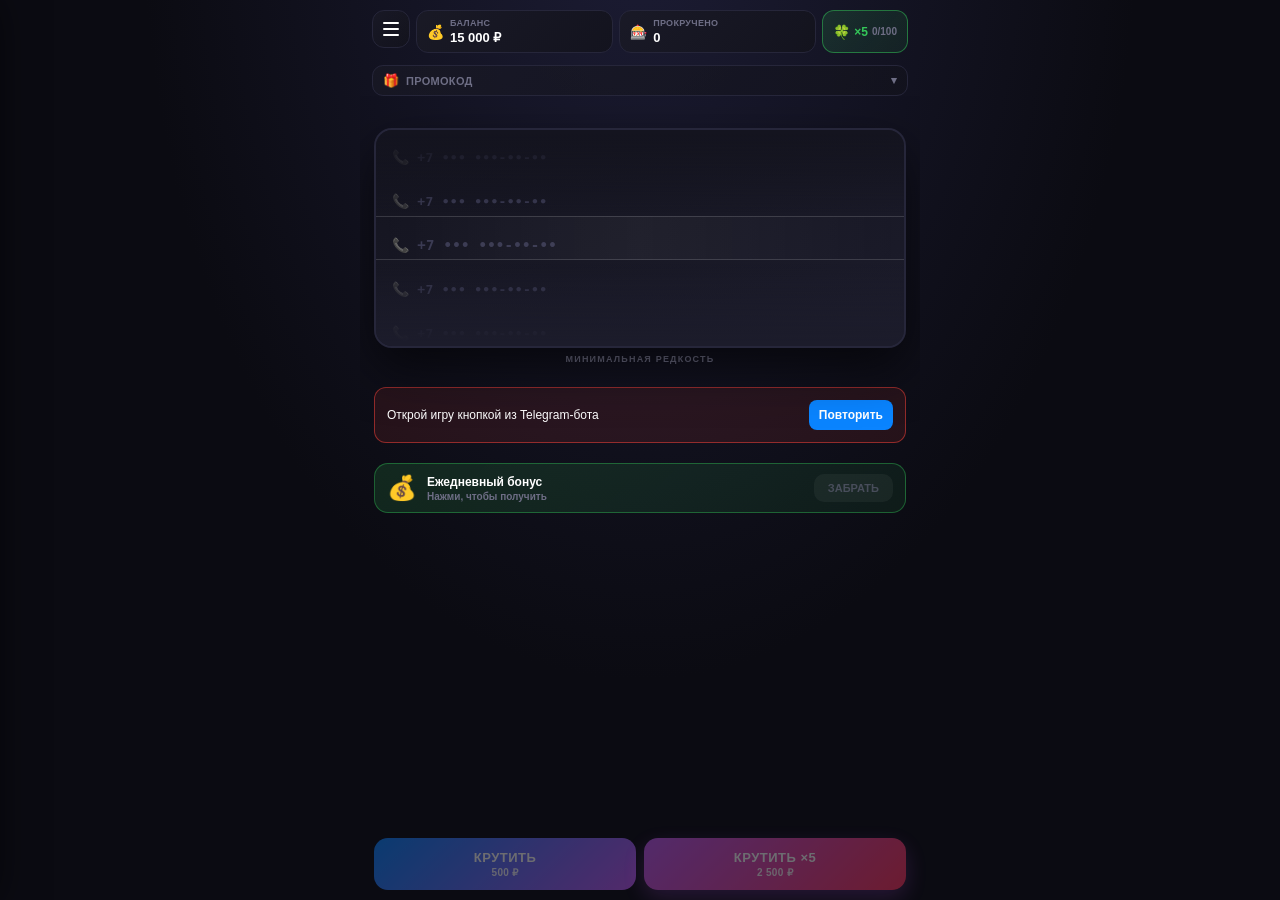
<file: docs/index.html>
<!DOCTYPE html>
<html lang="ru">
<head>
<meta charset="UTF-8">
<meta name="viewport" content="width=device-width, initial-scale=1.0, maximum-scale=1.0, user-scalable=no">
<title>Phone Numbers</title>
<script src="https://telegram.org/js/telegram-web-app.js"></script>
<script src="config.js?v=2026v4"></script>
<link rel="stylesheet" href="styles.css?v=2026v6">
</head>
<body>

<div class="app">
  <div class="header">
    <div class="header-top">
      <button class="burger-btn" id="burgerBtn" type="button">
        <span></span>
        <span></span>
        <span></span>
      </button>
      <div class="stat-pill">
        <span class="icon">💰</span>
        <div class="stat-stack">
          <span class="label">Баланс</span>
          <span class="value" id="balance">15 000 ₽</span>
        </div>
      </div>
      <div class="stat-pill">
        <span class="icon">🎰</span>
        <div class="stat-stack">
          <span class="label">Прокручено</span>
          <span class="value" id="spinCount">0</span>
        </div>
      </div>
      <div class="luck-pill" id="luckPill" title="Шкала удачи">
        <span class="luck-icon">🍀</span>
        <span class="luck-mult" id="luckMult">×5</span>
        <span class="luck-progress" id="luckProgress">0/100</span>
      </div>
    </div>

    <div class="boosts-row" id="boostsRow" style="display:none;">
      <div class="boost-badge boost-golden" id="boostGolden" style="display:none;">
        🎰 Золотая лихорадка · <span id="boostGoldenTimer">--:--</span>
      </div>
      <div class="boost-badge boost-double" id="boostDouble" style="display:none;">
        💎 Двойной шанс · <span id="boostDoubleTimer">--:--</span>
      </div>
      <div class="boost-badge boost-discount" id="boostDiscount" style="display:none;">
        💰 Скидка 50% · <span id="boostDiscountTimer">--:--</span>
      </div>
    </div>
  </div>

  <!-- БОКОВОЕ МЕНЮ -->
  <div class="side-menu-backdrop" id="sideMenuBackdrop"></div>
  <aside class="side-menu" id="sideMenu">
    <div class="side-menu-header">
      <div class="side-menu-logo">🎰 Phone Numbers</div>
      <button class="side-menu-close" id="sideMenuClose" type="button">✕</button>
    </div>

    <div class="side-menu-list">
      <div class="side-menu-item" data-page="roulette">
        <span class="smi-icon">🎰</span>
        <span class="smi-text">Крутка</span>
      </div>
      <div class="side-menu-item" data-page="inventory">
        <span class="smi-icon">📦</span>
        <span class="smi-text">Инвентарь</span>
        <span class="smi-badge" id="smiInvCount">0</span>
      </div>
      <div class="side-menu-item" data-page="countries">
        <span class="smi-icon">🌍</span>
        <span class="smi-text">Страны</span>
      </div>
      <div class="side-menu-item" data-page="quests">
        <span class="smi-icon">🏆</span>
        <span class="smi-text">Квесты</span>
        <span class="smi-badge smi-badge-new" id="smiQuestCount">0</span>
      </div>
      <div class="side-menu-item" data-page="market">
        <span class="smi-icon">💱</span>
        <span class="smi-text">Рынок</span>
      </div>
      <div class="side-menu-item" data-page="dice">
        <span class="smi-icon">🎲</span>
        <span class="smi-text">Кости</span>
      </div>
      <div class="side-menu-item" data-page="craft">
        <span class="smi-icon">⚗️</span>
        <span class="smi-text">Крафт</span>
      </div>
      <div class="side-menu-item" data-page="top">
        <span class="smi-icon">🏆</span>
        <span class="smi-text">Топ игроков</span>
      </div>
      <div class="side-menu-item" data-page="profile">
        <span class="smi-icon">👤</span>
        <span class="smi-text">Профиль</span>
      </div>
      <div class="side-menu-item" data-page="referral">
        <span class="smi-icon">🎁</span>
        <span class="smi-text">Пригласить друга</span>
      </div>
    </div>

    <div class="side-menu-footer">
      <button class="side-menu-sound" id="soundToggle" type="button">
        <span id="soundIcon">🔊</span>
        <span id="soundText">Звук вкл</span>
      </button>
    </div>
  </aside>

  <div class="promo-bar" id="promoBar">
    <div class="promo-bar-head" id="promoBarHead">
      <span class="promo-bar-icon">🎁</span>
      <span class="promo-bar-text">Промокод</span>
      <span class="promo-bar-arrow" id="promoBarArrow">▾</span>
    </div>
    <div class="promo-bar-body" id="promoBarBody">
      <input type="text" class="promo-input" id="promoInput" placeholder="Введите код" maxlength="20" autocomplete="off" spellcheck="false">
      <button class="promo-btn" id="promoBtn" type="button">OK</button>
    </div>
  </div>

  <div class="pages">
    <!-- ROULETTE -->
    <div class="page page-roulette active" id="page-roulette">
      <div class="country-selector" id="countrySelector"></div>
      <div class="operator-selector" id="operatorSelector"></div>

      <div class="roulette-window" id="rouletteWindow">
        <div class="reels" id="reels"></div>
        <div class="selector-line"></div>
      </div>

      <div class="result-overlay" id="resultOverlay">
        <div class="result-header">
          <div class="result-rarity" id="resultRarity"></div>
        </div>
        <div class="phone-plate" id="phonePlate">
          <div class="phone-plate-inner">
            <span class="phone-flag" id="phoneFlag">🇷🇺</span>
            <span class="phone-number" id="phoneNumber">+7 (999) 000-00-00</span>
          </div>
        </div>
        <div class="result-operator" id="resultOperator">Россия · МТС</div>
        <div class="beauty-list" id="beautyList"></div>
        <div class="result-total" id="resultTotal"></div>
        <div class="result-price-final" id="resultPriceFinal"></div>
        <div class="result-actions" id="resultActions">
          <button class="result-btn keep" id="btnKeep" type="button">📦 Оставить</button>
          <button class="result-btn sell" id="btnSellNow" type="button">💵 Продать</button>
        </div>
      </div>

      <div class="multi-overlay" id="multiOverlay">
        <div class="multi-header">
          <div class="multi-title">Результат ×5</div>
          <div class="multi-subtitle" id="multiSubtitle">Всего: 0 ₽</div>
        </div>
        <div class="multi-list" id="multiList"></div>
        <div class="multi-actions">
          <button class="multi-btn keep" id="multiKeepBtn" type="button">📦 Оставить</button>
          <button class="multi-btn sell" id="multiSellBtn" type="button">💵 Продать</button>
        </div>
      </div>

      <div class="roulette-options">
        <div class="options-label">Минимальная редкость</div>
        <div class="rarity-options" id="rarityOptions"></div>
      </div>

      <div class="connection-status" id="connectionStatus" role="alert" hidden>
        <span id="connectionMessage"></span>
        <button type="button" id="retryBtn">Повторить</button>
      </div>

      <div class="bonus-card-main" id="bonusCard">
        <div class="bonus-icon">💰</div>
        <div class="bonus-info">
          <div class="bonus-title">Ежедневный бонус</div>
          <div class="bonus-sub" id="bonusSub">Нажми, чтобы получить</div>
        </div>
        <button class="bonus-btn" id="bonusBtn" type="button">Забрать</button>
      </div>
    </div>

    <!-- INVENTORY -->
    <div class="page" id="page-inventory">
      <div class="inv-selection-bar" id="invSelectionBar">
        <div class="inv-selection-info">
          <span class="inv-selection-count" id="invSelCount">Выбрано: 0</span>
          <span class="inv-selection-sum" id="invSelSum">0 ₽</span>
        </div>
        <button class="inv-sel-clear" id="invSelClear" type="button">Снять</button>
      </div>
      <div class="inv-filters" id="invFilters"></div>
      <div class="inv-grid" id="invGrid"></div>
      <div class="inv-actions" id="invActions" style="display:none;">
        <button class="inv-sell-btn" id="invSellBtn" type="button">💵 Продать</button>
      </div>
    </div>

    <!-- COUNTRIES -->
    <div class="page" id="page-countries">
      <div class="country-list" id="countryList"></div>
    </div>

    <!-- CRAFT -->
    <div class="page" id="page-craft">
      <h3 class="page-title">⚗️ Крафт</h3>
      <p class="page-hint">Собери 5 номеров одной редкости и обменяй на 1 номер выше</p>
      <div class="craft-list" id="craftList"></div>
    </div>

    <!-- TOP -->
    <div class="page" id="page-top">
      <h3 class="page-title">🏆 Топ игроков</h3>
      <div class="lb-tabs">
        <button class="lb-tab active" data-lb="balance">По балансу</button>
        <button class="lb-tab" data-lb="spins">По круткам</button>
      </div>
      <div class="lb-list" id="lbList"></div>
    </div>

    <!-- PROFILE -->
    <div class="page" id="page-profile">
      <h3 class="page-title">👤 Профиль</h3>

      <div class="profile-section">
        <div class="section-title">💸 Переводы и обмены</div>
        <div class="transfer-grid">
          <button class="transfer-btn money-btn" id="openMoneyBtn" type="button">
            <div class="tb-icon">💸</div>
            <div class="tb-text">
          <div class="tb-title">Предложить перевод ₽</div>
          <div class="tb-sub">Получатель подтвердит</div>
            </div>
          </button>
          <button class="transfer-btn trade-btn-main" id="openTradeBtn" type="button">
            <div class="tb-icon">🔄</div>
            <div class="tb-text">
              <div class="tb-title">Обмен</div>
              <div class="tb-sub">Номера + ₽</div>
            </div>
          </button>
        </div>

        <div class="trade-tabs">
          <button class="trade-tab active" data-trade="incoming">📥 Входящие <span id="tradeInCount" class="trade-count">0</span></button>
          <button class="trade-tab" data-trade="outgoing">📤 Исходящие</button>
        </div>

        <div id="tradesList"></div>
      </div>

      <div class="profile-section">
        <div class="section-title">🏅 Достижения <span id="achCount" style="color:#6e6e85;font-size:12px;">0/0</span></div>
        <div class="ach-list" id="achList"></div>
      </div>
    </div>

    <!-- QUESTS -->
    <div class="page" id="page-quests">
      <h3 class="page-title">🏆 Ежедневные квесты</h3>
      <p class="page-hint">Обновляются каждый день в 00:00 UTC</p>
      <div class="quests-list" id="questsList"></div>
    </div>

    <!-- MARKET -->
    <div class="page" id="page-market">
      <h3 class="page-title">💱 Рынок номеров</h3>

      <div class="market-tabs">
        <button class="market-tab active" data-market="all">🛒 Все лоты</button>
        <button class="market-tab" data-market="my">📤 Мои лоты</button>
      </div>

      <div id="marketList" class="market-list"></div>
    </div>

    <!-- DICE -->
    <div class="page" id="page-dice">
      <h3 class="page-title">🎲 Кости</h3>
      <p class="page-hint">Создай игру со ставкой — другой игрок зайдёт и вы сыграете</p>

      <button class="dice-create-btn" id="diceCreateBtn" type="button">➕ Создать игру</button>

      <div id="diceList" class="dice-list"></div>
    </div>

    <!-- REFERRAL -->
    <div class="page" id="page-referral">
      <h3 class="page-title">🎁 Пригласить друга</h3>

      <div class="ref-card">
        <div class="ref-icon">🎁</div>
        <div class="ref-title">Приглашай друзей!</div>
        <div class="ref-desc">
          За каждого друга, который зайдёт по твоей ссылке:
        </div>
        <div class="ref-rewards">
          <div class="ref-reward-line">
            <span>👤 Ты получаешь</span>
            <b>+50 000 ₽</b>
          </div>
          <div class="ref-reward-line">
            <span>🎁 Друг получает</span>
            <b>+30 000 ₽</b>
          </div>
        </div>
      </div>

      <div class="ref-link-box">
        <div class="ref-link-label">Твоя ссылка:</div>
        <input type="text" class="ref-link-input" id="refLinkInput" readonly>
        <button class="ref-copy-btn" id="refCopyBtn" type="button">📋 Скопировать</button>
      </div>

      <div class="ref-stats">
        <div class="ref-stat-item">
          <div class="ref-stat-value" id="refCount">0</div>
          <div class="ref-stat-label">Друзей пришло</div>
        </div>
        <div class="ref-stat-item">
          <div class="ref-stat-value" id="refEarned">0 ₽</div>
          <div class="ref-stat-label">Заработано</div>
        </div>
      </div>
    </div>
  </div>

  <div class="controls" id="controls">
    <button class="spin-btn" id="spinBtn" type="button">
      <span id="spinBtnLabel">Крутить</span>
      <span class="price" id="spinBtnPrice">500 ₽</span>
    </button>
    <button class="spin-btn x5" id="spinBtn5" type="button">
      <span>Крутить ×5</span>
      <span class="price" id="spinBtn5Price">2 500 ₽</span>
    </button>
  </div>
</div>

<!-- МОДАЛКИ -->

<div class="modal-backdrop" id="luckModal">
  <div class="modal luck-modal">
    <div class="luck-modal-head">
      <div class="luck-modal-icon">🍀</div>
      <div class="luck-modal-title">Шкала удачи</div>
    </div>
    <div class="luck-modal-desc">
      Каждый 100-й бросок — удача ×5: из усиленных шансов выпадают редкие номера.<br>
      Каждый 1000-й — супер-удача ×25.
    </div>
    <div class="luck-progress-card">
      <div class="luck-progress-title" id="luckModalNext">Следующая удача ×5</div>
      <div class="luck-progress-bar">
        <div class="luck-progress-fill" id="luckModalFill" style="width: 0%"></div>
      </div>
      <div class="luck-progress-line">
        <span id="luckModalLeft">Осталось: 25 круток</span>
        <span id="luckModalProgress">25/100</span>
      </div>
    </div>
    <div class="luck-modal-super" id="luckModalSuper">До супер-удачи ×25: 975 круток</div>
    <div class="modal-actions" style="margin-top:16px;">
      <button class="modal-btn sell" id="luckOkBtn" type="button" style="flex:1;">Понятно</button>
    </div>
  </div>
</div>

<div class="modal-backdrop" id="craftModal">
  <div class="modal">
    <div class="modal-flag" id="craftFlag">⚗️</div>
    <div class="modal-rarity" id="craftRarity"></div>
    <div class="modal-number" id="craftResult" style="font-size:15px;font-family:inherit;"></div>
    <div class="modal-price-box">
      <div class="modal-price-label">Стоимость крафта</div>
      <div class="modal-price-value" id="craftCost"></div>
    </div>
    <div class="modal-actions">
      <button class="modal-btn cancel" id="craftCancel" type="button">Отмена</button>
      <button class="modal-btn sell" id="craftConfirm" type="button">Скрафтить</button>
    </div>
  </div>
</div>

<div class="modal-backdrop" id="achModal">
  <div class="modal">
    <div class="modal-flag" id="achFlag">🏅</div>
    <div class="modal-rarity" style="color:#ffd60a;">Новое достижение!</div>
    <div class="modal-number" id="achName" style="font-size:18px;font-family:inherit;"></div>
    <div class="modal-op" id="achDesc"></div>
    <div class="modal-price-box">
      <div class="modal-price-label">Награда</div>
      <div class="modal-price-value" id="achReward"></div>
    </div>
    <div class="modal-actions">
      <button class="modal-btn sell" id="achOk" type="button" style="flex:1;">Забрать</button>
    </div>
  </div>
</div>

<div class="modal-backdrop" id="moneyModal">
  <div class="modal money-modal">
    <div class="money-modal-head">
      <div class="money-modal-icon">💸</div>
      <div class="money-modal-title">Перевод денег</div>
      <div class="money-modal-sub">Отправь ₽ другому игроку</div>
    </div>
    <div class="money-modal-body">
      <div class="trade-modal-label">Кому (введи @username)</div>
      <input type="text" class="trade-input" id="moneyUsername" placeholder="@username" maxlength="32" autocomplete="off" spellcheck="false">
      <button class="trade-find-btn" id="moneyFindBtn" type="button">🔍 Найти игрока</button>
      <div id="moneyFoundInfo" class="trade-found-info"></div>
      <div id="moneyAmountSection" style="display:none;">
        <div class="trade-modal-label">Сколько перевести</div>
        <input type="number" class="trade-input big" id="moneyAmount" placeholder="0 ₽" min="1" value="">
        <div class="money-quick">
          <button class="money-quick-btn" data-amt="1000" type="button">1 000</button>
          <button class="money-quick-btn" data-amt="5000" type="button">5 000</button>
          <button class="money-quick-btn" data-amt="10000" type="button">10 000</button>
          <button class="money-quick-btn" data-amt="50000" type="button">50 000</button>
        </div>
        <div class="money-balance-info">У тебя: <span id="moneyMyBal">0 ₽</span></div>
        <input type="text" class="trade-input" id="moneyMessage" placeholder="Сообщение (необязательно)" maxlength="120">
      </div>
    </div>
    <div class="modal-actions">
      <button class="modal-btn cancel" id="moneyCancel" type="button">Отмена</button>
      <button class="modal-btn sell" id="moneySend" type="button" style="display:none;">💸 Отправить</button>
    </div>
  </div>
</div>

<div class="modal-backdrop" id="tradeModal">
  <div class="modal trade-modal">
    <div class="trade-modal-title">🔄 Новый обмен</div>
    <div class="trade-modal-section">
      <div class="trade-modal-label">Кому (введи @username)</div>
      <input type="text" class="trade-input" id="tradeUsername" placeholder="@username" maxlength="32" autocomplete="off" spellcheck="false">
      <button class="trade-find-btn" id="tradeFindBtn" type="button">🔍 Найти игрока</button>
      <div id="tradeFoundInfo" class="trade-found-info"></div>
    </div>
    <div class="trade-modal-section" id="tradeMySection" style="display:none;">
      <div class="trade-modal-label">📤 Что я отдаю</div>
      <div class="trade-my-items" id="tradeMyItems"></div>
      <input type="number" class="trade-input" id="tradeMyMoney" placeholder="+ Деньги (необязательно)" min="0" value="">
    </div>
    <div class="trade-modal-section" id="tradeHisSection" style="display:none;">
      <div class="trade-modal-label">📥 Что хочу от него</div>
      <div class="trade-his-items" id="tradeHisItems"></div>
      <input type="number" class="trade-input" id="tradeHisMoney" placeholder="+ Деньги (необязательно)" min="0" value="">
    </div>
    <div class="trade-modal-section" id="tradeMsgSection" style="display:none;">
      <input type="text" class="trade-input" id="tradeMessage" placeholder="Сообщение (необязательно)" maxlength="120">
    </div>
    <div class="modal-actions">
      <button class="modal-btn cancel" id="tradeCancel" type="button">Отмена</button>
      <button class="modal-btn sell" id="tradeSend" type="button" style="display:none;">Отправить</button>
    </div>
  </div>
</div>

<div class="modal-backdrop" id="tradeConfirmModal">
  <div class="modal">
    <div class="modal-flag" id="confirmIcon">⚠️</div>
    <div class="modal-rarity" style="color:#ffd60a;">Подтверждение</div>
    <div class="modal-number" id="tradeConfirmText" style="font-size:14px;font-family:inherit;line-height:1.5;"></div>
    <div class="modal-actions">
      <button class="modal-btn cancel" id="tradeConfirmCancel" type="button">Отмена</button>
      <button class="modal-btn sell" id="tradeConfirmOk" type="button">Отправить</button>
    </div>
  </div>
</div>

<!-- МОДАЛКА: выставление на рынок -->
<div class="modal-backdrop" id="marketListModal">
  <div class="modal">
    <div class="modal-flag">💱</div>
    <div class="modal-rarity" style="color:#ffd60a;">Выставить на рынок</div>
    <div class="modal-number" id="marketListNumber" style="font-family:monospace;font-size:16px;"></div>
    <div class="trade-modal-label" style="margin-top:16px;text-align:left;">Цена продажи</div>
    <input type="number" class="trade-input big" id="marketPriceInput" placeholder="0 ₽" min="10" value="">
    <div class="money-quick" style="margin-top:8px;">
      <button class="money-quick-btn" data-mprice="500" type="button">500</button>
      <button class="money-quick-btn" data-mprice="5000" type="button">5 000</button>
      <button class="money-quick-btn" data-mprice="50000" type="button">50 000</button>
      <button class="money-quick-btn" data-mprice="500000" type="button">500 000</button>
    </div>
    <div class="modal-actions" style="margin-top:16px;">
      <button class="modal-btn cancel" id="marketListCancel" type="button">Отмена</button>
      <button class="modal-btn sell" id="marketListConfirm" type="button">Выставить</button>
    </div>
  </div>
</div>

<!-- МОДАЛКА: создание игры в кости -->
<div class="modal-backdrop" id="diceCreateModal">
  <div class="modal">
    <div class="modal-flag">🎲</div>
    <div class="modal-rarity" style="color:#ffd60a;">Создать игру</div>
    <div class="modal-number" style="font-size:15px;font-family:inherit;">Введи свою ставку</div>
    <input type="number" class="trade-input big" id="diceBetInput" placeholder="0 ₽" min="100" value="">
    <div class="money-quick" style="margin-top:8px;">
      <button class="money-quick-btn" data-dbet="1000" type="button">1 000</button>
      <button class="money-quick-btn" data-dbet="5000" type="button">5 000</button>
      <button class="money-quick-btn" data-dbet="10000" type="button">10 000</button>
      <button class="money-quick-btn" data-dbet="50000" type="button">50 000</button>
    </div>
    <div class="modal-actions" style="margin-top:16px;">
      <button class="modal-btn cancel" id="diceCreateCancel" type="button">Отмена</button>
      <button class="modal-btn sell" id="diceCreateConfirm" type="button">Создать</button>
    </div>
  </div>
</div>

<!-- МОДАЛКА: результат костей -->
<div class="modal-backdrop" id="diceResultModal">
  <div class="modal">
    <div class="modal-flag" id="diceResultIcon">🎲</div>
    <div class="modal-rarity" id="diceResultTitle" style="color:#ffd60a;">Результат</div>
    <div class="dice-visual" id="diceVisual">
      <div class="dice-cube" id="diceCube1">?</div>
      <div class="dice-vs">VS</div>
      <div class="dice-cube" id="diceCube2">?</div>
    </div>
    <div class="modal-number" id="diceResultText" style="font-size:15px;font-family:inherit;margin-top:14px;"></div>
    <div class="modal-actions" style="margin-top:16px;">
      <button class="modal-btn sell" id="diceResultOk" type="button" style="flex:1;">OK</button>
    </div>
  </div>
</div>

<!-- КАРТОЧКА НОМЕРА (для рынка/инвентаря) -->
<div class="modal-backdrop" id="phoneInfoModal">
  <div class="modal">
    <div class="modal-flag" id="pimFlag">📞</div>
    <div class="modal-rarity" id="pimRarity"></div>
    <div class="modal-number" id="pimNumber"></div>
    <div class="modal-op" id="pimOp"></div>
    <div class="modal-price-box">
      <div class="modal-price-label">Цена</div>
      <div class="modal-price-value" id="pimPrice"></div>
    </div>
    <div class="modal-actions" id="pimActions">
      <button class="modal-btn cancel" id="pimCancel" type="button">Закрыть</button>
      <button class="modal-btn sell" id="pimSell" type="button">💵 Продать</button>
      <button class="modal-btn cancel" id="pimListMarket" type="button" style="background:rgba(10,132,255,.15);color:#5e9dff;border-color:rgba(10,132,255,.4);">💱 На рынок</button>
    </div>
  </div>
</div>

<div class="toast" id="toast"></div>
<div class="fireworks" id="fireworks"></div>

<script type="module" src="app.js?v=2026v7"></script>
</body>
</html>
</file>
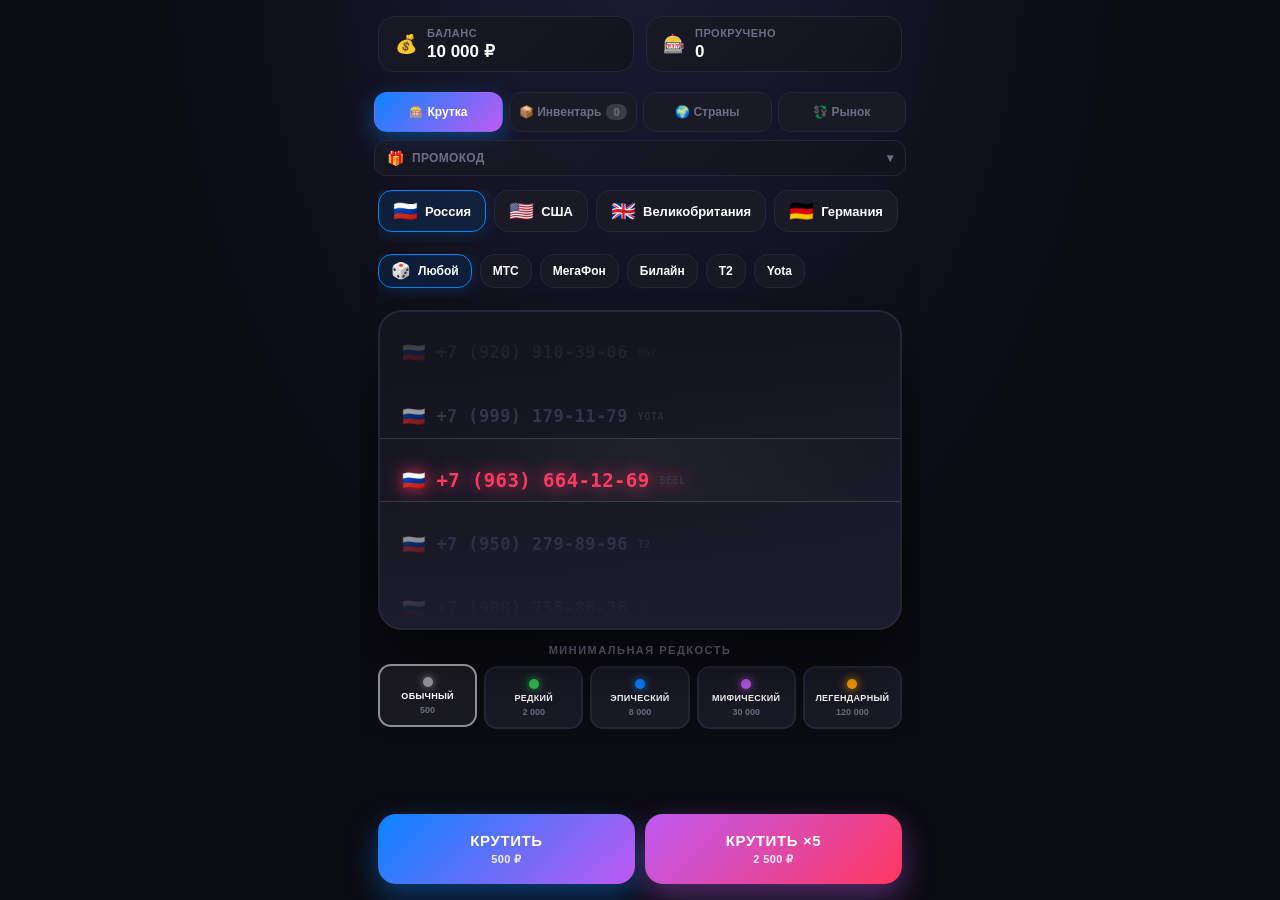
<file: frontend/index.html>
<!DOCTYPE html>
<html lang="ru">
<head>
<meta charset="UTF-8">
<meta name="viewport" content="width=device-width, initial-scale=1.0, maximum-scale=1.0, user-scalable=no">
<title>Phone Numbers</title>
<script src="https://telegram.org/js/telegram-web-app.js"></script>
<link rel="stylesheet" href="styles.css">
</head>
<body>

<div class="app">
  <div class="header">
    <div class="header-top">
      <div class="stat-pill">
        <span class="icon">💰</span>
        <div class="stat-stack">
          <span class="label">Баланс</span>
          <span class="value" id="balance">10 000 ₽</span>
        </div>
      </div>
      <div class="stat-pill">
        <span class="icon">🎰</span>
        <div class="stat-stack">
          <span class="label">Прокручено</span>
          <span class="value" id="spinCount">0</span>
        </div>
      </div>
    </div>
  </div>

  <div class="tabs" id="tabs">
    <div class="tab active" data-page="roulette">🎰 Крутка</div>
    <div class="tab" data-page="inventory">📦 Инвентарь <span class="count" id="tabInvCount">0</span></div>
    <div class="tab" data-page="countries">🌍 Страны</div>
    <div class="tab" data-page="market">💱 Рынок</div>
  </div>

  <div class="promo-bar" id="promoBar">
    <div class="promo-bar-head" id="promoBarHead">
      <span class="promo-bar-icon">🎁</span>
      <span class="promo-bar-text">Промокод</span>
      <span class="promo-bar-arrow" id="promoBarArrow">▾</span>
    </div>
    <div class="promo-bar-body" id="promoBarBody">
      <input type="text" class="promo-input" id="promoInput" placeholder="Введите код" maxlength="20" autocomplete="off" spellcheck="false">
      <button class="promo-btn" id="promoBtn" type="button">OK</button>
    </div>
  </div>

  <div class="pages">
    <div class="page page-roulette active" id="page-roulette">
      <div class="country-selector" id="countrySelector"></div>
      <div class="operator-selector" id="operatorSelector"></div>
      <div class="roulette-window" id="rouletteWindow">
        <div class="reels" id="reels"></div>
        <div class="selector-line"></div>
        <div class="result-card" id="resultCard">
          <div class="result-rarity" id="resultRarity"></div>
          <div class="result-flag" id="resultFlag"></div>
          <div class="result-number" id="resultNumber"></div>
          <div class="result-operator" id="resultOperator"></div>
          <div class="result-price" id="resultPrice"></div>
          <div class="result-desc" id="resultDesc"></div>
          <div class="result-actions" id="resultActions">
            <button class="result-btn keep" id="btnKeep" type="button">📦 В инвентарь</button>
            <button class="result-btn sell" id="btnSellNow" type="button">💵 Продать</button>
          </div>
        </div>
      </div>
      <div class="roulette-options">
        <div class="options-label">Минимальная редкость</div>
        <div class="rarity-options" id="rarityOptions"></div>
      </div>
    </div>

    <div class="page" id="page-inventory">
      <div class="inv-selection-bar" id="invSelectionBar">
        <div class="inv-selection-info">
          <span class="inv-selection-count" id="invSelCount">0 выбрано</span>
          <span class="inv-selection-sum" id="invSelSum">0 ₽</span>
        </div>
        <button class="inv-sel-clear" id="invSelClear" type="button">Снять</button>
      </div>
      <div class="inv-filters" id="invFilters"></div>
      <div class="inv-grid" id="invGrid"></div>
    </div>

    <div class="page" id="page-countries">
      <div class="country-list" id="countryList"></div>
    </div>

    <div class="page" id="page-market">
      <div class="market-placeholder">
        <div class="market-icon">📞💱</div>
        <div class="market-title">Рынок номеров</div>
        <div class="market-text">В разработке...</div>
      </div>
    </div>
  </div>

  <div class="controls" id="controls">
    <button class="spin-btn" id="spinBtn" type="button">
      <span id="spinBtnLabel">Крутить</span>
      <span class="price" id="spinBtnPrice">350 ₽</span>
    </button>
    <button class="spin-btn x5" id="spinBtn5" type="button">
      <span>Крутить ×5</span>
      <span class="price" id="spinBtn5Price">1 750 ₽</span>
    </button>
  </div>

  <div class="controls" id="controlsInv" style="display:none;">
    <button class="sell-selected-btn" id="sellSelectedBtn" type="button" disabled>
      <span id="sellSelectedLabel">💵 Продать выбранные</span>
      <span class="price" id="sellSelectedPrice">0 ₽</span>
    </button>
    <button class="sell-all-btn" id="sellAllBtn" type="button">
      <span id="sellAllLabel">Всё сразу</span>
      <span class="price" id="sellAllPrice">0 ₽</span>
    </button>
  </div>
</div>

<div class="modal-backdrop" id="sellModal">
  <div class="modal">
    <div class="modal-flag" id="modalFlag"></div>
    <div class="modal-rarity" id="modalRarity"></div>
    <div class="modal-number" id="modalNumber"></div>
    <div class="modal-op" id="modalOp"></div>
    <div class="modal-price-box">
      <div class="modal-price-label">Цена продажи</div>
      <div class="modal-price-value" id="modalPrice"></div>
    </div>
    <div class="modal-actions">
      <button class="modal-btn cancel" id="modalCancel" type="button">Отмена</button>
      <button class="modal-btn sell" id="modalSell" type="button">Продать</button>
    </div>
  </div>
</div>

<div class="modal-backdrop" id="opModal">
  <div class="modal op-modal">
    <div class="op-modal-head">
      <div class="op-modal-flag" id="opFlag"></div>
      <div>
        <div class="op-modal-name" id="opName"></div>
        <div class="op-modal-country" id="opCountry"></div>
      </div>
    </div>
    <div class="op-numbers-list" id="opNumbersList"></div>
    <div class="op-modal-summary">
      <span>Итого:</span>
      <span class="op-total" id="opTotal">0 ₽</span>
    </div>
    <div class="modal-actions">
      <button class="modal-btn cancel" id="opCancel" type="button">Закрыть</button>
      <button class="modal-btn sell" id="opSellAll" type="button">Продать все</button>
    </div>
  </div>
</div>

<div class="modal-backdrop" id="confirmModal">
  <div class="modal">
    <div class="modal-flag">💵</div>
    <div class="modal-rarity" style="color:#34c759;">Продажа</div>
    <div class="modal-number" id="confirmText" style="font-size:15px;font-family:inherit;font-weight:700;"></div>
    <div class="modal-price-box">
      <div class="modal-price-label">Вы получите</div>
      <div class="modal-price-value" id="confirmPrice">0 ₽</div>
    </div>
    <div class="modal-actions">
      <button class="modal-btn cancel" id="confirmCancel" type="button">Отмена</button>
      <button class="modal-btn sell" id="confirmOk" type="button">Продать</button>
    </div>
  </div>
</div>

<div class="toast" id="toast"></div>
<div class="fireworks" id="fireworks"></div>

<script type="module" src="app.js"></script>
</body>
</html>
</file>
<file: docs/styles.css>
* { margin:0; padding:0; box-sizing:border-box; -webkit-tap-highlight-color:transparent; }

:root{
  --common:#8e8e93; --rare:#34c759; --epic:#bf5af2; --mythic:#ff375f;
  --legendary:#ffd60a; --secret:#00e5ff;
  --bg:#0b0b12; --card:#1a1a26; --border:#26263a; --muted:#6e6e85;
}

html,body{ height:100%; overflow:hidden; }
body{
  font-family:-apple-system,BlinkMacSystemFont,'SF Pro Display','Segoe UI',sans-serif;
  background:var(--bg); color:#fff; user-select:none; -webkit-font-smoothing:antialiased;
  font-size:16px;
}
body::before{
  content:''; position:fixed; inset:0;
  background:radial-gradient(ellipse at 50% -10%,#1c1c34 0%,#0b0b12 55%);
  z-index:-1;
}

.app{ display:flex; flex-direction:column; height:100vh; height:100dvh; max-width:560px; margin:0 auto; position:relative; }

/* ============ HEADER ============ */
.header{ padding:10px 12px 6px; flex-shrink:0; }
.header-top{ display:flex; justify-content:space-between; gap:6px; align-items:stretch; }

.burger-btn{
  width:38px; height:38px;
  display:flex; flex-direction:column; justify-content:center; align-items:center; gap:4px;
  background:linear-gradient(135deg,rgba(26,26,38,.9),rgba(19,19,29,.9));
  border:1px solid var(--border); border-radius:12px;
  cursor:pointer; padding:0; flex-shrink:0;
  transition:transform .15s;
}
.burger-btn:active{ transform:scale(.94); }
.burger-btn span{
  display:block; width:16px; height:2px;
  background:#fff; border-radius:2px;
}

.stat-pill{
  background:linear-gradient(135deg,rgba(26,26,38,.9),rgba(19,19,29,.9));
  padding:8px 10px; border-radius:12px; border:1px solid var(--border);
  display:flex; align-items:center; gap:6px; flex:1;
}
.stat-pill .icon{ font-size:14px; }
.stat-pill .label{ font-size:9px; color:var(--muted); font-weight:600; text-transform:uppercase; letter-spacing:.3px; display:block; line-height:1; margin-bottom:3px; }
.stat-pill .value{ font-size:13px; font-weight:800; line-height:1; font-variant-numeric:tabular-nums; }
.stat-pill .value.flash{ animation:flash .7s ease; }
@keyframes flash{ 0%,100%{color:#fff} 40%{color:#ffd60a; transform:scale(1.12)} }
.stat-stack{ display:flex; flex-direction:column; }

.luck-pill{
  display:flex; align-items:center; gap:4px;
  padding:8px 10px; border-radius:12px;
  background:linear-gradient(135deg,rgba(52,199,89,.15),rgba(48,209,88,.08));
  border:1.5px solid rgba(52,199,89,.5);
  cursor:pointer; transition:all .2s; flex-shrink:0;
}
.luck-pill:active{ transform:scale(.96); }
.luck-pill.almost{
  background:linear-gradient(135deg,rgba(255,214,10,.2),rgba(255,159,10,.12));
  border-color:#ffd60a;
  box-shadow:0 0 16px rgba(255,214,10,.4);
  animation: luckPulse 1.5s infinite;
}
@keyframes luckPulse{
  0%,100%{ box-shadow:0 0 16px rgba(255,214,10,.4); }
  50%{ box-shadow:0 0 26px rgba(255,214,10,.7); }
}
.luck-icon{ font-size:14px; }
.luck-mult{ font-size:12px; font-weight:900; color:#34c759; }
.luck-pill.almost .luck-mult{ color:#ffd60a; }
.luck-progress{ font-size:10px; color:var(--muted); font-weight:800; }

/* ============ BOOSTS ============ */
.boosts-row{ display:flex; gap:6px; margin-top:6px; overflow-x:auto; padding-bottom:2px; scrollbar-width:none; }
.boosts-row::-webkit-scrollbar{ display:none; }
.boost-badge{ padding:6px 10px; border-radius:10px; font-size:10px; font-weight:900; white-space:nowrap; flex-shrink:0; letter-spacing:.3px; }
.boost-golden{ background:linear-gradient(135deg,rgba(255,214,10,.25),rgba(255,159,10,.15)); border:1.5px solid #ffd60a; color:#ffd60a; box-shadow:0 0 14px rgba(255,214,10,.4); }
.boost-double{ background:linear-gradient(135deg,rgba(10,132,255,.25),rgba(94,92,230,.15)); border:1.5px solid #0a84ff; color:#5e9dff; box-shadow:0 0 14px rgba(10,132,255,.4); }
.boost-discount{ background:linear-gradient(135deg,rgba(52,199,89,.25),rgba(48,209,88,.15)); border:1.5px solid #34c759; color:#34c759; box-shadow:0 0 14px rgba(52,199,89,.4); }

/* ============ SIDE MENU ============ */
.side-menu-backdrop{
  position:fixed; inset:0; background:rgba(0,0,0,.65);
  backdrop-filter:blur(6px); z-index:200;
  opacity:0; pointer-events:none; transition:opacity .3s;
}
.side-menu-backdrop.show{ opacity:1; pointer-events:auto; }

.side-menu{
  position:fixed; top:0; left:0; bottom:0;
  width:290px; max-width:85vw;
  background:linear-gradient(160deg,#14141f 0%,#0b0b12 100%);
  border-right:1.5px solid var(--border);
  z-index:201;
  transform:translateX(-105%);
  transition:transform .32s cubic-bezier(.4,0,.2,1);
  display:flex; flex-direction:column;
  box-shadow:8px 0 40px rgba(0,0,0,.6);
}
.side-menu.open{ transform:translateX(0); }

.side-menu-header{
  padding:16px 16px 12px;
  border-bottom:1px solid var(--border);
  display:flex; justify-content:space-between; align-items:center;
}
.side-menu-logo{ font-size:15px; font-weight:900; }
.side-menu-close{
  width:30px; height:30px; border-radius:50%;
  background:rgba(255,255,255,.08); border:1px solid var(--border);
  color:#fff; font-size:14px; cursor:pointer;
  display:flex; align-items:center; justify-content:center;
}
.side-menu-close:active{ transform:scale(.94); }

.side-menu-list{
  flex:1; overflow-y:auto; padding:12px 10px;
  display:flex; flex-direction:column; gap:4px;
}

.side-menu-item{
  display:flex; align-items:center; gap:12px;
  padding:13px 14px; border-radius:12px;
  cursor:pointer; transition:all .18s;
  color:#fff; font-size:14px; font-weight:700;
  background:transparent;
}
.side-menu-item:hover{ background:rgba(255,255,255,.04); }
.side-menu-item:active{ transform:scale(.97); background:rgba(255,255,255,.08); }
.side-menu-item.active{
  background:linear-gradient(135deg,rgba(10,132,255,.2),rgba(191,90,242,.2));
  color:#fff;
}
.side-menu-item .smi-icon{ font-size:20px; width:26px; text-align:center; flex-shrink:0; }
.side-menu-item .smi-text{ flex:1; }
.side-menu-item .smi-badge{
  font-size:11px; font-weight:900; padding:3px 8px;
  background:rgba(255,255,255,.12); border-radius:8px;
  color:#fff; min-width:24px; text-align:center;
}
.side-menu-item .smi-badge-new{ background:rgba(255,55,95,.35); color:#fff; animation:questPulse 2s infinite; }
@keyframes questPulse{ 0%,100%{ box-shadow:0 0 0 rgba(255,55,95,0); } 50%{ box-shadow:0 0 12px rgba(255,55,95,.7); } }

.side-menu-footer{
  padding:12px; border-top:1px solid var(--border);
}
.side-menu-sound{
  width:100%; padding:11px 14px;
  background:rgba(255,255,255,.05); border:1px solid var(--border);
  border-radius:11px; color:#fff; font-size:13px; font-weight:700;
  cursor:pointer; display:flex; align-items:center; justify-content:center; gap:8px;
}
.side-menu-sound:active{ transform:scale(.98); background:rgba(255,255,255,.1); }

/* ============ PAGES ============ */
.pages{ flex:1; position:relative; overflow:hidden; min-height:0; }
.page{
  position:absolute; inset:0; display:flex; flex-direction:column;
  padding:10px 14px 0; opacity:0; pointer-events:none;
  transition:opacity .25s,transform .25s; transform:translateX(20px);
  overflow-y:auto; overflow-x:hidden; -webkit-overflow-scrolling:touch;
}
.page.active{ opacity:1; pointer-events:auto; transform:translateX(0); }
.page::-webkit-scrollbar{ width:4px; }
.page::-webkit-scrollbar-thumb{ background:var(--border); border-radius:4px; }

.page-roulette{ justify-content:flex-start; overflow-y:auto; padding-bottom:0; padding-top:6px; }

/* Country / Operator selectors */
.country-selector{ display:flex; gap:6px; overflow-x:auto; padding-bottom:6px; margin-bottom:6px; flex-shrink:0; scrollbar-width:none; }
.country-selector::-webkit-scrollbar{ display:none; }
.country-chip{
  padding:7px 10px; background:var(--card); border:1.5px solid var(--border);
  border-radius:11px; cursor:pointer; transition:all .2s;
  display:flex; align-items:center; gap:5px; white-space:nowrap; flex-shrink:0;
}
.country-chip.active{ background:rgba(10,132,255,.12); border-color:#0a84ff; box-shadow:0 0 14px rgba(10,132,255,.25); }
.country-chip .cf{ font-size:16px; line-height:1; }
.country-chip .cn{ font-size:11px; font-weight:800; color:#fff; }

.operator-selector{ display:flex; gap:6px; overflow-x:auto; padding-bottom:6px; margin-bottom:8px; flex-shrink:0; scrollbar-width:none; }
.operator-selector::-webkit-scrollbar{ display:none; }
.op-chip-mini{ padding:6px 10px; font-size:11px; }
.op-chip-mini .cf{ font-size:13px; }
.op-chip-mini .cn{ font-size:11px; }

/* Roulette window */
.roulette-window{
  width:100%; position:relative; border-radius:18px; overflow:hidden;
  background:linear-gradient(160deg,#14141f 0%,#1c1c2b 100%);
  border:2px solid var(--border);
  box-shadow:0 20px 50px rgba(0,0,0,.6),inset 0 1px 0 rgba(255,255,255,.05);
  transition:border-color .4s,box-shadow .4s; flex-shrink:0; height: 220px;
}
.roulette-window.rarity-common{ border-color:var(--common); box-shadow:0 0 50px rgba(142,142,147,.25); }
.roulette-window.rarity-rare{ border-color:var(--rare); box-shadow:0 0 50px rgba(52,199,89,.45); }
.roulette-window.rarity-epic{ border-color:var(--epic); box-shadow:0 0 55px rgba(191,90,242,.55); }
.roulette-window.rarity-mythic{ border-color:var(--mythic); box-shadow:0 0 60px rgba(255,55,95,.65); }
.roulette-window.rarity-legendary{ border-color:var(--legendary); box-shadow:0 0 65px rgba(255,214,10,.75); }
.roulette-window.rarity-secret{ border-color:var(--secret); box-shadow:0 0 70px rgba(0,229,255,.85); }
.roulette-window.spinning{ border-color:rgba(94,157,255,.6); }
.roulette-window.spinning .selector-line{ animation:spinFocus 850ms ease-in-out infinite alternate; }
@keyframes spinFocus{
  from{ border-color:rgba(255,255,255,.13); background:rgba(255,255,255,.025); }
  to{ border-color:rgba(94,157,255,.42); background:rgba(94,157,255,.08); }
}
@media (prefers-reduced-motion:reduce){
  .roulette-window.spinning .selector-line{ animation:none; }
}

.roulette-window::before,.roulette-window::after{
  content:''; position:absolute; left:0; right:0; height:38%; z-index:5; pointer-events:none;
}
.roulette-window::before{ top:0; background:linear-gradient(to bottom,#14141f 5%,transparent 100%); }
.roulette-window::after{ bottom:0; background:linear-gradient(to top,#1c1c2b 5%,transparent 100%); }

.reels{ padding:5px 0; will-change:transform; }
.reel-row{
  display:flex; align-items:center; height:44px; padding:0 16px;
  font-size:13px; font-weight:800;
  font-family:'SF Mono','SF Pro Text','Roboto Mono',monospace;
  letter-spacing:.3px; color:#3a3a52;
  transition:color .25s,font-size .25s; white-space:nowrap; overflow:hidden;
}
.reel-row .flag{ font-size:14px; margin-right:8px; flex-shrink:0; opacity:.7; }
.reel-row .op{ font-size:8px; font-weight:800; color:#2e2e42; margin-left:8px; letter-spacing:.3px; text-transform:uppercase; }
.reel-row.center{ font-size:14px; font-weight:900; }
.reel-row.center .flag{ opacity:1; }

.selector-line{
  position:absolute; top:50%; left:0; right:0; height:44px;
  transform:translateY(-50%);
  border-top:1.5px solid rgba(255,255,255,.15);
  border-bottom:1.5px solid rgba(255,255,255,.15);
  pointer-events:none; z-index:4;
  background:linear-gradient(90deg,transparent,rgba(255,255,255,.04),transparent);
}

/* ============ RESULT OVERLAY ============ */
.result-overlay{
  position:fixed; inset:0; z-index:50;
  background:rgba(11,11,18,.97); backdrop-filter:blur(24px);
  display:flex; flex-direction:column; align-items:center; justify-content:center;
  padding:20px; text-align:center; gap:10px;
  opacity:0; pointer-events:none; transition:opacity .35s;
  overflow-y:auto;
}
.result-overlay.show{ opacity:1; pointer-events:auto; }

.result-header{ margin-bottom:6px; }
.result-rarity{
  font-size:13px; font-weight:900; letter-spacing:5px;
  text-transform:uppercase; padding:6px 14px; border-radius:10px;
  background:rgba(255,255,255,.06);
}

.phone-plate{
  width:100%; max-width:340px;
  border-radius:14px; padding:3px;
  background:linear-gradient(135deg,rgba(255,255,255,.15),rgba(255,255,255,.05));
  box-shadow:0 8px 30px rgba(0,0,0,.5);
  margin: 6px 0;
}
.phone-plate-inner{
  background:linear-gradient(160deg,#0e0e18,#1a1a28);
  border-radius:11px; padding:18px 20px;
  display:flex; align-items:center; justify-content:center; gap:12px;
  border:1.5px solid rgba(255,255,255,.08);
  min-height:70px;
}
.phone-flag{ font-size:22px; flex-shrink:0; }
.phone-number{
  font-family:'SF Mono','Roboto Mono',monospace;
  font-size:20px; font-weight:900; color:#fff;
  letter-spacing:1px; word-break:break-all; line-height:1.2;
  transition:color .1s;
}

.result-operator{ font-size:12px; color:var(--muted); font-weight:700; margin-bottom:4px; }

.beauty-list{
  width:100%; max-width:340px;
  display:flex; flex-direction:column; gap:5px;
  margin: 6px 0;
  padding: 10px 12px;
  background: rgba(255,255,255,.03);
  border-radius: 12px;
  border: 1px solid rgba(255,255,255,.06);
}
.beauty-row{
  display:flex; justify-content:space-between; align-items:center;
  font-size:12px; font-weight:800;
  padding: 3px 0;
}
.beauty-row .name{ color: #fff; text-align:left; flex:1; }
.beauty-row .mult{
  color: #34c759; font-weight:900; font-size:12px;
  padding-left: 10px; white-space: nowrap;
}
.beauty-list-empty{
  text-align:center; color: var(--muted); font-size:11px;
  font-weight:700; padding: 6px 0;
}

.result-total{
  font-size:13px; font-weight:900; color:#ffd60a;
  padding: 6px 14px; border-radius: 10px;
  background: rgba(255,214,10,.08);
  border: 1px solid rgba(255,214,10,.2);
  margin-top: 4px;
}

.result-price-final{
  font-size: 22px; font-weight: 900; color: #fff;
  margin: 8px 0 14px 0;
  text-shadow: 0 0 20px rgba(255,255,255,.3);
}

.result-actions{ display:flex; gap:10px; width:100%; max-width:340px; }
.result-btn{
  flex:1; padding:14px 10px; border:none; border-radius:14px;
  font-size:13px; font-weight:900; cursor:pointer;
  text-transform:uppercase; letter-spacing:.4px;
  transition:transform .12s;
}
.result-btn:active{ transform:scale(.96); }
.result-btn.keep{ background:linear-gradient(135deg,#0a84ff,#5e5ce6); color:#fff; box-shadow:0 8px 22px rgba(10,132,255,.35); }
.result-btn.sell{ background:linear-gradient(135deg,#34c759,#30d158); color:#fff; box-shadow:0 8px 22px rgba(52,199,89,.35); }

/* MULTI OVERLAY */
.multi-overlay{
  position:fixed; inset:0; z-index:50;
  background:rgba(11,11,18,.97); backdrop-filter:blur(24px);
  display:flex; flex-direction:column;
  padding:16px; gap:10px;
  opacity:0; pointer-events:none; transition:opacity .35s;
}
.multi-overlay.show{ opacity:1; pointer-events:auto; }

.multi-header{
  text-align:center; flex-shrink:0;
  padding-bottom: 8px;
  border-bottom: 1px solid rgba(255,255,255,.08);
}
.multi-title{ font-size:16px; font-weight:900; color:#fff; letter-spacing:2px; text-transform:uppercase; }
.multi-subtitle{ font-size:12px; color:#ffd60a; font-weight:800; margin-top:4px; }

.multi-list{
  flex:1; overflow-y:auto;
  display:flex; flex-direction:column; gap:8px;
  padding-right:4px;
}
.multi-list::-webkit-scrollbar{ width:4px; }
.multi-list::-webkit-scrollbar-thumb{ background:var(--border); border-radius:4px; }

.multi-card{
  display:flex; align-items:center; gap:10px;
  padding:10px;
  background:linear-gradient(160deg,#14141f,#1c1c2b);
  border:2px solid var(--border);
  border-radius:14px;
  transition:transform .15s, box-shadow .2s, border-color .3s;
  cursor:pointer; flex-shrink:0;
}
.multi-card:active{ transform:scale(.98); }
.multi-card.selected{ box-shadow:0 0 0 2px #0a84ff, 0 0 20px rgba(10,132,255,.4); }
.multi-card.rarity-common{ border-color:rgba(142,142,147,.4); }
.multi-card.rarity-rare{ border-color:rgba(52,199,89,.5); }
.multi-card.rarity-epic{ border-color:rgba(191,90,242,.55); }
.multi-card.rarity-mythic{ border-color:rgba(255,55,95,.6); }
.multi-card.rarity-legendary{ border-color:rgba(255,214,10,.65); box-shadow:0 0 20px rgba(255,214,10,.25); }
.multi-card.rarity-secret{ border-color:rgba(0,229,255,.7); box-shadow:0 0 24px rgba(0,229,255,.3); }

.multi-check{
  width:22px; height:22px; border-radius:50%;
  border:2px solid rgba(255,255,255,.3);
  background: rgba(0,0,0,.3);
  display:flex; align-items:center; justify-content:center;
  font-size:13px; font-weight:900; color:transparent;
  flex-shrink:0; transition:all .15s;
}
.multi-card.selected .multi-check{ background: #0a84ff; border-color: #0a84ff; color: #fff; }

.multi-card-body{ flex:1; min-width:0; }
.multi-flag-row{ display:flex; align-items:center; gap:6px; margin-bottom:4px; }
.multi-flag-row .mflag{ font-size:14px; }
.multi-flag-row .mrarity{ font-size:8px; font-weight:900; text-transform:uppercase; letter-spacing:.5px; padding:2px 6px; border-radius:5px; background: currentColor; }
.multi-flag-row .mrarity-text{ color: #0b0b12; }
.multi-number{ font-family:'SF Mono','Roboto Mono',monospace; font-size:12px; font-weight:800; color:#fff; margin-bottom:3px; word-break:break-all; line-height:1.25; }
.multi-beauty-mini{ font-size:10px; color:#34c759; font-weight:800; margin-bottom: 2px; }
.multi-price{ font-size:12px; font-weight:900; color:#ffd60a; }

.multi-actions{
  display:flex; gap:8px; flex-shrink:0;
  padding-top: 10px;
  border-top: 1px solid rgba(255,255,255,.08);
}
.multi-btn{
  flex:1; padding:14px; border:none; border-radius:14px;
  font-size:14px; font-weight:900; cursor:pointer;
  text-transform:uppercase; letter-spacing:.4px;
  transition: transform .12s;
}
.multi-btn:active{ transform:scale(.96); }
.multi-btn.keep{ background:linear-gradient(135deg,#0a84ff,#5e5ce6); color:#fff; box-shadow:0 8px 22px rgba(10,132,255,.35); }
.multi-btn.sell{ background:linear-gradient(135deg,#34c759,#30d158); color:#fff; box-shadow:0 8px 22px rgba(52,199,89,.35); }

/* OPTIONS */
.roulette-options{ margin-top:6px; margin-bottom:6px; flex-shrink:0; }
.options-label{ font-size:9px; color:var(--muted); text-transform:uppercase; letter-spacing:1.2px; font-weight:800; margin-bottom:5px; text-align:center; }
.rarity-options{ display:grid; grid-template-columns:repeat(4, 1fr); gap:5px; }
.connection-status{ margin:12px 0; padding:12px; border:1px solid rgba(255,69,58,.5); border-radius:12px; background:rgba(255,69,58,.1); color:#fff; font-size:12px; display:flex; align-items:center; justify-content:space-between; gap:10px; }
.connection-status[hidden]{ display:none; }
.connection-status button{ border:0; border-radius:8px; background:#0a84ff; color:#fff; padding:8px 10px; font:inherit; font-weight:800; cursor:pointer; }
.rarity-opt{
  padding:8px 3px; background:var(--card); border:1.5px solid var(--border);
  border-radius:10px; cursor:pointer; transition:all .2s;
  display:flex; flex-direction:column; align-items:center; gap:3px; text-align:center;
}
.rarity-opt.active{ border-color:currentColor; background:rgba(255,255,255,.06); transform:translateY(-1px); }
.rarity-opt .dot{ width:8px; height:8px; border-radius:50%; background:currentColor; box-shadow:0 0 8px currentColor; }
.rarity-opt .name{ font-size:8px; font-weight:900; text-transform:uppercase; letter-spacing:.2px; color:#fff; line-height:1.1; }
.rarity-opt .price{ font-size:8px; color:var(--muted); font-weight:800; }

/* CONTROLS */
.controls{
  flex-shrink: 0;
  padding: 8px 14px calc(10px + env(safe-area-inset-bottom));
  display: flex;
  gap: 8px;
  position: relative;
  z-index: 5;
}
.spin-btn{
  flex:1; padding:12px 10px; border:none; border-radius:14px;
  font-size:13px; font-weight:900; letter-spacing:.5px; text-transform:uppercase; color:#fff;
  background:linear-gradient(135deg,#0a84ff,#bf5af2); cursor:pointer;
  transition:transform .12s,opacity .2s,box-shadow .3s;
  box-shadow:0 8px 22px rgba(10,132,255,.4);
  display:flex; flex-direction:column; align-items:center; gap:2px;
}
.spin-btn:active:not(:disabled){ transform:scale(.975); }
.spin-btn:disabled{ opacity:.4; cursor:not-allowed; box-shadow:none; }
.spin-btn .price{ font-size:10px; font-weight:700; opacity:.9; letter-spacing:.3px; text-transform:none; }
.spin-btn.x5{ background:linear-gradient(135deg,#bf5af2,#ff375f); box-shadow:0 8px 22px rgba(191,90,242,.4); }

/* INVENTORY */
.inv-selection-bar{
  display:none; align-items:center; justify-content:space-between;
  padding:10px 14px; margin-bottom:10px;
  background:linear-gradient(135deg,rgba(10,132,255,.15),rgba(94,92,230,.15));
  border:1.5px solid rgba(10,132,255,.4);
  border-radius:14px; flex-shrink:0;
}
.inv-selection-bar.visible{ display:flex; }
.inv-selection-info{ display:flex; flex-direction:column; gap:2px; }
.inv-selection-count{ font-size:12px; font-weight:800; color:#fff; }
.inv-selection-sum{ font-size:13px; font-weight:900; color:#ffd60a; }
.inv-sel-clear{
  padding:8px 14px; background:rgba(255,255,255,.08);
  border:1px solid var(--border); border-radius:10px;
  color:#fff; font-size:11px; font-weight:800;
  cursor:pointer; text-transform:uppercase;
}
.inv-sel-clear:active{ transform:scale(.96); }

.inv-filters{ display:flex; gap:6px; margin-bottom:10px; overflow-x:auto; padding-bottom:4px; flex-shrink:0; scrollbar-width:none; }
.inv-filters::-webkit-scrollbar{ display:none; }
.filter-chip{
  padding:7px 12px; background:var(--card); border:1.5px solid var(--border);
  border-radius:10px; font-size:11px; font-weight:800; color:var(--muted);
  cursor:pointer; white-space:nowrap; transition:all .2s; flex-shrink:0;
}
.filter-chip.active{ background:#fff; color:#0b0b12; border-color:#fff; }
.inv-grid{ display:grid; grid-template-columns:repeat(2,1fr); gap:10px; padding-bottom:80px; }
.inv-card{
  background:var(--card); border:2px solid var(--border);
  border-radius:14px; padding:11px; position:relative; overflow:hidden;
  transition:transform .15s, box-shadow .2s; cursor:pointer;
}
.inv-card:active{ transform:scale(.97); }
.inv-card .glow{ position:absolute; top:-50%; left:-50%; width:200%; height:200%; opacity:.1; background:radial-gradient(circle,currentColor,transparent 60%); pointer-events:none; }
.inv-card.rarity-common{ border-color:rgba(142,142,147,.45); color:var(--common); }
.inv-card.rarity-rare{ border-color:rgba(52,199,89,.55); color:var(--rare); }
.inv-card.rarity-epic{ border-color:rgba(191,90,242,.6); color:var(--epic); }
.inv-card.rarity-mythic{ border-color:rgba(255,55,95,.65); color:var(--mythic); }
.inv-card.rarity-legendary{ border-color:rgba(255,214,10,.7); color:var(--legendary); }
.inv-card.rarity-secret{ border-color:rgba(0,229,255,.75); color:var(--secret); }
.inv-card.selected{ box-shadow:0 0 0 2px #0a84ff, 0 0 20px rgba(10,132,255,.5); transform:translateY(-2px); }
.inv-details-btn{ position:relative; z-index:2; width:100%; margin-top:8px; padding:6px; border:1px solid rgba(10,132,255,.55); border-radius:7px; color:#5e9dff; background:rgba(10,132,255,.12); font:inherit; font-size:10px; font-weight:800; cursor:pointer; }
.inv-card-check{
  position:absolute; top:6px; right:6px; z-index:2;
  width:20px; height:20px; border-radius:50%;
  background:rgba(0,0,0,.4); border:2px solid rgba(255,255,255,.3);
  display:flex; align-items:center; justify-content:center;
  font-size:12px; font-weight:900; color:transparent;
}
.inv-card.selected .inv-card-check{ background:#0a84ff; border-color:#0a84ff; color:#fff; }
.inv-card-head{ display:flex; justify-content:space-between; align-items:flex-start; margin-bottom:7px; position:relative; z-index:1; padding-right:24px; }
.inv-flag{ font-size:18px; }
.inv-rarity-badge{ font-size:7px; font-weight:900; letter-spacing:.5px; text-transform:uppercase; padding:3px 6px; border-radius:5px; background:currentColor; color:#0b0b12; }
.inv-vip-badge{
  position:absolute; top:6px; left:6px; z-index:3;
  font-size:9px; font-weight:900;
  background:linear-gradient(135deg,#ffd60a,#ff9f0a);
  color:#0b0b12; padding:3px 7px; border-radius:6px;
  box-shadow:0 2px 8px rgba(255,214,10,.5);
}
.inv-number{ font-family:'SF Mono','Roboto Mono',monospace; font-size:11px; font-weight:800; color:#fff; margin-bottom:4px; word-break:break-all; line-height:1.3; position:relative; z-index:1; }
.inv-op{ font-size:9px; color:var(--muted); font-weight:700; position:relative; z-index:1; margin-bottom:6px; }
.inv-multiplier-tag{
  font-size:9px; font-weight:900; color:#34c759;
  padding:2px 6px; border-radius:5px;
  background:rgba(52,199,89,.15); display:inline-block;
  margin-bottom:6px; position:relative; z-index:1;
}
.inv-price{ font-size:11px; font-weight:900; color:#ffd60a; position:relative; z-index:1; padding-top:6px; border-top:1px solid rgba(255,255,255,.08); display:flex; justify-content:space-between; align-items:center; }
.inv-price .sell-hint{ font-size:9px; color:var(--muted); font-weight:700; }
.inv-actions{
  position: sticky; bottom: 0;
  padding: 10px 0 4px;
  background: linear-gradient(to top, var(--bg) 60%, transparent);
  margin-top: -20px;
}
.inv-sell-btn{
  width: 100%; padding: 14px; border:none; border-radius: 14px;
  font-size: 14px; font-weight: 900; color: #fff;
  background: linear-gradient(135deg, #34c759, #30d158);
  cursor: pointer; text-transform: uppercase; letter-spacing: .4px;
  box-shadow: 0 8px 22px rgba(52,199,89,.35);
}
.inv-sell-btn:active{ transform: scale(.98); }
.empty-state{ grid-column:1/-1; text-align:center; padding:60px 20px; color:var(--muted); }
.empty-state .icon{ font-size:46px; margin-bottom:12px; opacity:.4; }
.empty-state .title{ font-size:15px; font-weight:800; color:#fff; margin-bottom:6px; }
.empty-state .text{ font-size:12px; line-height:1.5; }

/* COUNTRIES */
.country-list{ display:flex; flex-direction:column; gap:8px; padding-bottom:20px; }
.country-item{ background:var(--card); border:1.5px solid var(--border); border-radius:14px; padding:12px 14px; }
.country-item-head{ display:flex; align-items:center; gap:12px; margin-bottom:8px; }
.country-flag{ font-size:26px; flex-shrink:0; }
.country-info{ flex:1; min-width:0; }
.country-name{ font-size:13px; font-weight:800; margin-bottom:3px; }
.country-code{ font-size:10px; color:var(--muted); font-family:'SF Mono',monospace; font-weight:700; }
.country-stats{ text-align:right; flex-shrink:0; }
.country-stats .num{ font-size:16px; font-weight:900; font-variant-numeric:tabular-nums; }
.country-stats .lbl{ font-size:8px; color:var(--muted); text-transform:uppercase; font-weight:800; letter-spacing:.4px; }

.op-list{ display:flex; flex-wrap:wrap; gap:5px; }
.op-chip{ display:flex; align-items:center; gap:5px; padding:6px 9px; background:rgba(255,255,255,.04); border:1.5px solid var(--border); border-radius:9px; cursor:pointer; }
.op-chip.has-numbers{ border-color:rgba(10,132,255,.5); background:rgba(10,132,255,.08); }
.op-chip .op-name{ font-size:10px; font-weight:800; color:#fff; text-transform:uppercase; }
.op-chip .op-badge{ font-size:9px; font-weight:900; padding:2px 5px; border-radius:6px; background:rgba(255,255,255,.1); color:var(--muted); }
.op-chip.has-numbers .op-badge{ background:#0a84ff; color:#fff; }

/* PROMO */
.promo-bar{ margin:6px 12px 0; background:linear-gradient(135deg,rgba(26,26,38,.7),rgba(19,19,29,.7)); border:1px solid var(--border); border-radius:11px; overflow:hidden; flex-shrink:0; transition:border-color .2s, box-shadow .2s; }
.promo-bar.open{ border-color:rgba(191,90,242,.5); box-shadow:0 0 20px rgba(191,90,242,.2); }
.promo-bar-head{ padding:7px 10px; display:flex; align-items:center; gap:7px; cursor:pointer; font-size:11px; font-weight:800; color:var(--muted); }
.promo-bar-icon{ font-size:13px; }
.promo-bar-text{ flex:1; letter-spacing:.3px; text-transform:uppercase; }
.promo-bar-arrow{ font-size:11px; transition:transform .2s; }
.promo-bar.open .promo-bar-arrow{ transform:rotate(180deg); }
.promo-bar-body{ display:none; padding:0 10px 8px; gap:6px; }
.promo-bar.open .promo-bar-body{ display:flex; }
.promo-input{ flex:1; min-width:0; background:rgba(0,0,0,.35); border:1.5px solid var(--border); border-radius:9px; padding:8px 10px; color:#fff; font-size:12px; font-weight:800; font-family:'SF Mono','Roboto Mono',monospace; letter-spacing:1px; text-transform:uppercase; outline:none; }
.promo-input:focus{ border-color:#bf5af2; }
.promo-input::placeholder{ color:var(--muted); text-transform:none; letter-spacing:0; font-weight:600; }
.promo-btn{ padding:8px 14px; background:linear-gradient(135deg,#bf5af2,#ff375f); border:none; border-radius:9px; color:#fff; font-size:11px; font-weight:900; text-transform:uppercase; letter-spacing:.4px; cursor:pointer; }

/* TOAST */
.toast{ position:fixed; top:calc(16px + env(safe-area-inset-top)); left:50%; transform:translateX(-50%) translateY(-120px); background:rgba(26,26,38,.98); backdrop-filter:blur(20px); padding:12px 20px; border-radius:14px; font-size:13px; font-weight:800; border:1.5px solid var(--border); transition:transform .45s cubic-bezier(.34,1.56,.64,1); z-index:1000; white-space:nowrap; max-width:92vw; overflow:hidden; text-overflow:ellipsis; }
.toast.show{ transform:translateX(-50%) translateY(0); }

/* MODAL */
.modal-backdrop{ position:fixed; inset:0; background:rgba(0,0,0,.75); backdrop-filter:blur(10px); z-index:900; opacity:0; pointer-events:none; transition:opacity .25s; display:flex; align-items:center; justify-content:center; padding:20px; }
.modal-backdrop.show{ opacity:1; pointer-events:auto; }
.modal{ background:linear-gradient(160deg,#1a1a26,#14141f); border:2px solid var(--border); border-radius:20px; padding:24px; width:100%; max-width:380px; transform:scale(.9); transition:transform .3s cubic-bezier(.34,1.56,.64,1); text-align:center; }
.modal-backdrop.show .modal{ transform:scale(1); }
.modal-flag{ font-size:44px; margin-bottom:8px; }
.modal-rarity{ font-size:11px; font-weight:900; letter-spacing:4px; text-transform:uppercase; margin-bottom:10px; }
.modal-number{ font-family:'SF Mono','Roboto Mono',monospace; font-size:17px; font-weight:900; color:#fff; margin-bottom:6px; word-break:break-all; line-height:1.3; }
.modal-op{ font-size:12px; color:var(--muted); font-weight:700; margin-bottom:16px; }
.modal-price-box{ background:rgba(255,214,10,.1); border:1.5px solid rgba(255,214,10,.25); border-radius:12px; padding:14px; margin-bottom:18px; }
.modal-price-label{ font-size:10px; color:var(--muted); text-transform:uppercase; letter-spacing:1px; font-weight:800; margin-bottom:5px; }
.modal-price-value{ font-size:24px; font-weight:900; color:#ffd60a; }
.modal-actions{ display:flex; gap:8px; flex-wrap:wrap; }
.modal-btn{ flex:1; min-width:90px; padding:13px; border:none; border-radius:12px; font-size:13px; font-weight:900; cursor:pointer; text-transform:uppercase; letter-spacing:.4px; }
.modal-btn:active{ transform:scale(.96); }
.modal-btn.sell{ background:linear-gradient(135deg,#34c759,#30d158); color:#fff; }
.modal-btn.cancel{ background:rgba(255,255,255,.08); color:#fff; border:1.5px solid var(--border); }

/* LUCK MODAL */
.luck-modal{ text-align:center; }
.luck-modal-head{ margin-bottom: 12px; }
.luck-modal-icon{ font-size:42px; margin-bottom: 6px; }
.luck-modal-title{ font-size: 20px; font-weight: 900; color: #fff; }
.luck-modal-desc{ font-size: 12px; color: var(--muted); font-weight: 700; line-height: 1.5; margin-bottom: 16px; }
.luck-progress-card{ background: rgba(255,255,255,.03); border: 1.5px solid rgba(255,255,255,.08); border-radius: 14px; padding: 14px; margin-bottom: 12px; }
.luck-progress-title{ font-size: 15px; font-weight: 900; color: #ffd60a; margin-bottom: 10px; }
.luck-progress-bar{ width: 100%; height: 10px; border-radius: 5px; background: rgba(255,255,255,.08); overflow: hidden; margin-bottom: 8px; }
.luck-progress-fill{ height: 100%; background: linear-gradient(90deg, #34c759, #ffd60a); border-radius: 5px; transition: width .4s ease; }
.luck-progress-line{ display: flex; justify-content: space-between; font-size: 11px; font-weight: 800; color: var(--muted); }
.luck-modal-super{ font-size: 11px; color: #5e9dff; font-weight: 800; padding: 8px 0; }

/* TRANSFERS */
.transfer-grid { display: grid; grid-template-columns: 1fr 1fr; gap: 8px; margin-bottom: 12px; }
.transfer-btn { display: flex; align-items: center; gap: 10px; padding: 12px; border-radius: 14px; border: 1.5px solid; cursor: pointer; text-align: left; background: transparent; color: #fff; font-family: inherit; transition: all .2s; }
.transfer-btn:active { transform: scale(.97); }
.transfer-btn .tb-icon { font-size: 22px; width: 36px; height: 36px; display: flex; align-items: center; justify-content: center; border-radius: 10px; flex-shrink:0; }
.transfer-btn .tb-text { flex: 1; min-width: 0; }
.transfer-btn .tb-title { font-size: 12px; font-weight: 900; margin-bottom: 2px; text-transform: uppercase; letter-spacing: .3px; }
.transfer-btn .tb-sub { font-size: 10px; font-weight: 700; color: #6e6e85; }
.money-btn { background: linear-gradient(135deg, rgba(52,199,89,.15), rgba(48,209,88,.05)); border-color: rgba(52,199,89,.5); }
.money-btn .tb-icon { background: linear-gradient(135deg, rgba(52,199,89,.3), rgba(48,209,88,.15)); }
.money-btn .tb-title { color: #34c759; }
.trade-btn-main { background: linear-gradient(135deg, rgba(10,132,255,.15), rgba(191,90,242,.1)); border-color: rgba(10,132,255,.5); }
.trade-btn-main .tb-icon { background: linear-gradient(135deg, rgba(10,132,255,.3), rgba(191,90,242,.2)); }
.trade-btn-main .tb-title { color: #5e9dff; }

.trade-tabs { display: flex; gap: 6px; margin-bottom: 10px; }
.trade-tab { flex: 1; padding: 9px; background: var(--card); border: 1.5px solid var(--border); border-radius: 10px; color: #6e6e85; font-size: 11px; font-weight: 800; cursor: pointer; display: flex; align-items: center; justify-content: center; gap: 6px; font-family: inherit; }
.trade-tab.active { background: linear-gradient(135deg, #0a84ff, #bf5af2); color: #fff; border-color: transparent; box-shadow: 0 6px 18px rgba(10,132,255,.35); }
.trade-count { background: rgba(255,255,255,.15); padding: 1px 6px; border-radius: 6px; font-size: 10px; font-weight: 900; }

.money-modal { max-width: 400px; text-align: left; }
.money-modal-head { text-align: center; margin-bottom: 18px; }
.money-modal-icon { font-size: 42px; margin-bottom: 6px; }
.money-modal-title { font-size: 18px; font-weight: 900; color: #fff; margin-bottom: 4px; }
.money-modal-sub { font-size: 11px; color: #6e6e85; font-weight: 700; }
.money-modal-body { display: flex; flex-direction: column; gap: 10px; }
.money-quick { display: grid; grid-template-columns: repeat(4, 1fr); gap: 6px; margin-top: 8px; }
.money-quick-btn { padding: 10px 6px; background: rgba(10,132,255,.12); border: 1.5px solid rgba(10,132,255,.4); border-radius: 10px; color: #5e9dff; font-size: 11px; font-weight: 900; cursor: pointer; font-family: inherit; }
.money-quick-btn:active { background: rgba(10,132,255,.25); transform: scale(.96); }
.money-balance-info { font-size: 11px; color: #6e6e85; font-weight: 700; text-align: center; padding: 4px 0; }
.money-balance-info span { color: #ffd60a; font-weight: 900; }

.trade-modal { max-width: 460px; max-height: 90vh; overflow-y: auto; text-align: left; }
.trade-modal-title { font-size: 18px; font-weight: 900; color: #fff; text-align: center; margin-bottom: 16px; }
.trade-modal-section { margin-bottom: 14px; }
.trade-modal-label { font-size: 11px; color: #6e6e85; font-weight: 800; text-transform: uppercase; letter-spacing: .5px; margin-bottom: 6px; }
.trade-input { width: 100%; padding: 11px 12px; background: rgba(0,0,0,.35); border: 1.5px solid var(--border); border-radius: 10px; color: #fff; font-size: 13px; font-weight: 700; outline: none; font-family: inherit; margin-bottom: 6px; }
.trade-input:focus { border-color: #0a84ff; }
.trade-input.big { font-size: 18px; font-weight: 900; text-align: center; padding: 14px; color: #ffd60a; letter-spacing: 1px; }
.trade-find-btn { width: 100%; padding: 10px; background: rgba(10,132,255,.15); border: 1.5px solid rgba(10,132,255,.5); border-radius: 10px; color: #5e9dff; font-size: 12px; font-weight: 900; cursor: pointer; text-transform: uppercase; font-family: inherit; }
.trade-find-btn:active { transform: scale(.98); background: rgba(10,132,255,.25); }
.trade-found-info { margin-top: 8px; padding: 10px 12px; background: rgba(52,199,89,.12); border: 1.5px solid rgba(52,199,89,.4); border-radius: 10px; font-size: 12px; font-weight: 700; color: #34c759; display: none; }
.trade-found-info.show { display: block; }

.trade-my-items, .trade-his-items { max-height: 180px; overflow-y: auto; display: flex; flex-direction: column; gap: 6px; padding: 6px; background: rgba(0,0,0,.25); border-radius: 10px; margin-bottom: 8px; }
.trade-item-row { display: flex; align-items: center; gap: 8px; padding: 8px 10px; background: rgba(255,255,255,.05); border: 1.5px solid var(--border); border-radius: 8px; cursor: pointer; }
.trade-item-row.selected { border-color: #0a84ff; background: rgba(10,132,255,.12); }
.trade-item-row .ti-flag { font-size: 16px; flex-shrink: 0; }
.trade-item-row .ti-info { flex: 1; min-width: 0; }
.trade-item-row .ti-num { font-family: monospace; font-size: 11px; font-weight: 800; color: #fff; margin-bottom: 1px; word-break: break-all; }
.trade-item-row .ti-meta { font-size: 9px; font-weight: 700; }
.trade-item-row .ti-price { font-size: 11px; font-weight: 900; color: #ffd60a; flex-shrink: 0; }
.trade-item-row .ti-check { width: 16px; height: 16px; border-radius: 50%; border: 2px solid rgba(255,255,255,.3); flex-shrink: 0; }
.trade-item-row.selected .ti-check { background: #0a84ff; border-color: #0a84ff; }

.trade-item { padding: 12px 14px; background: var(--card); border: 1.5px solid var(--border); border-radius: 12px; margin-bottom: 8px; }
.trade-head { font-size: 11px; color: #6e6e85; font-weight: 700; margin-bottom: 8px; }
.trade-actions { display: flex; gap: 8px; margin-top: 8px; }
.trade-btn { flex: 1; padding: 11px; border: none; border-radius: 10px; font-size: 11px; font-weight: 900; cursor: pointer; text-transform: uppercase; font-family: inherit; }
.trade-btn.accept { background: linear-gradient(135deg, #34c759, #30d158); color: #fff; box-shadow: 0 4px 14px rgba(52,199,89,.3); }
.trade-btn.decline { background: rgba(255,55,95,.15); color: #ff375f; border: 1.5px solid rgba(255,55,95,.4); }

/* ============ QUESTS ============ */
.quests-list{ display:flex; flex-direction:column; gap:10px; padding-bottom:20px; }
.quest-item{
  background:linear-gradient(160deg,#14141f,#1c1c2b);
  border:1.5px solid var(--border); border-radius:16px;
  padding:14px 16px; display:flex; flex-direction:column; gap:10px;
}
.quest-item.done{ border-color:rgba(52,199,89,.5); background:linear-gradient(160deg,rgba(52,199,89,.08),rgba(52,199,89,.02)); }
.quest-item.claimed{ opacity:0.5; }
.quest-head{ display:flex; justify-content:space-between; align-items:flex-start; gap:10px; }
.quest-name{ font-size:14px; font-weight:800; color:#fff; flex:1; }
.quest-reward{ font-size:13px; font-weight:900; color:#ffd60a; flex-shrink:0; }
.quest-progress-bar{ height:8px; background:rgba(255,255,255,.08); border-radius:4px; overflow:hidden; }
.quest-progress-fill{ height:100%; background:linear-gradient(90deg,#0a84ff,#34c759); border-radius:4px; transition:width .4s; }
.quest-footer{ display:flex; justify-content:space-between; align-items:center; }
.quest-progress-text{ font-size:11px; color:var(--muted); font-weight:700; }
.quest-claim-btn{
  padding:8px 16px; border:none; border-radius:10px;
  background:linear-gradient(135deg,#34c759,#30d158); color:#fff;
  font-size:11px; font-weight:900; cursor:pointer; text-transform:uppercase;
}
.quest-claim-btn:disabled{ background:rgba(255,255,255,.08); color:var(--muted); cursor:not-allowed; }

/* ============ MARKET ============ */
.market-tabs{ display:flex; gap:6px; margin-bottom:12px; }
.market-tab{ flex:1; padding:10px; background:var(--card); border:1.5px solid var(--border); border-radius:12px; color:var(--muted); font-size:12px; font-weight:800; cursor:pointer; font-family:inherit; transition:all .2s; }
.market-tab.active{ background:linear-gradient(135deg,#0a84ff,#bf5af2); color:#fff; border-color:transparent; }
.market-list{ display:flex; flex-direction:column; gap:8px; padding-bottom:20px; }
.market-item{
  display:flex; align-items:center; gap:12px;
  padding:12px 14px; background:var(--card);
  border:1.5px solid var(--border); border-radius:14px;
  transition:transform .15s;
}
.market-item:active{ transform:scale(.98); }
.market-item.rarity-common{ border-color:rgba(142,142,147,.4); }
.market-item.rarity-rare{ border-color:rgba(52,199,89,.5); }
.market-item.rarity-epic{ border-color:rgba(191,90,242,.55); }
.market-item.rarity-mythic{ border-color:rgba(255,55,95,.6); }
.market-item.rarity-legendary{ border-color:rgba(255,214,10,.65); }
.market-item.rarity-secret{ border-color:rgba(0,229,255,.7); }
.market-body{ flex:1; min-width:0; }
.market-num{ font-family:'SF Mono','Roboto Mono',monospace; font-size:12px; font-weight:800; color:#fff; margin-bottom:3px; word-break:break-all; }
.market-meta{ font-size:10px; color:var(--muted); font-weight:700; }
.market-seller{ font-size:10px; color:#5e9dff; font-weight:700; margin-top:3px; }
.market-price{ font-size:14px; font-weight:900; color:#ffd60a; flex-shrink:0; text-align:right; }
.market-buy-btn{
  padding:8px 14px; border:none; border-radius:10px;
  background:linear-gradient(135deg,#34c759,#30d158); color:#fff;
  font-size:11px; font-weight:900; cursor:pointer; text-transform:uppercase;
  margin-top:4px;
}

/* ============ DICE ============ */
.dice-create-btn{
  width:100%; padding:14px; border:none; border-radius:14px;
  font-size:14px; font-weight:900; color:#fff;
  background:linear-gradient(135deg,#bf5af2,#ff375f);
  cursor:pointer; text-transform:uppercase; letter-spacing:.4px;
  box-shadow:0 8px 22px rgba(191,90,242,.35);
  margin-bottom:14px;
}
.dice-create-btn:active{ transform:scale(.98); }
.dice-list{ display:flex; flex-direction:column; gap:8px; padding-bottom:20px; }
.dice-item{
  display:flex; align-items:center; gap:12px;
  padding:14px 16px; background:var(--card);
  border:1.5px solid var(--border); border-radius:14px;
}
.dice-avatar{
  width:44px; height:44px; border-radius:50%;
  background:linear-gradient(135deg,#0a84ff,#bf5af2);
  display:flex; align-items:center; justify-content:center;
  font-size:20px; font-weight:900; color:#fff; flex-shrink:0;
}
.dice-body{ flex:1; min-width:0; }
.dice-name{ font-size:13px; font-weight:800; color:#fff; margin-bottom:3px; }
.dice-bet{ font-size:11px; color:#ffd60a; font-weight:800; }
.dice-join-btn{
  padding:10px 16px; border:none; border-radius:11px;
  background:linear-gradient(135deg,#34c759,#30d158); color:#fff;
  font-size:12px; font-weight:900; cursor:pointer; text-transform:uppercase;
  flex-shrink:0;
}
.dice-join-btn:active{ transform:scale(.96); }
.dice-visual{
  display:flex; align-items:center; justify-content:center; gap:20px;
  padding:20px 0;
}
.dice-cube{
  width:70px; height:70px; border-radius:16px;
  background:linear-gradient(160deg,#2a2a3a,#1a1a26);
  border:2px solid rgba(255,255,255,.15);
  display:flex; align-items:center; justify-content:center;
  font-size:32px; font-weight:900; color:#fff;
  box-shadow:0 8px 24px rgba(0,0,0,.5);
}
.dice-cube.winner{ border-color:#34c759; box-shadow:0 0 24px rgba(52,199,89,.5); }
.dice-vs{ font-size:14px; font-weight:900; color:var(--muted); }

/* ============ REFERRAL ============ */
.ref-card{
  background:linear-gradient(160deg,rgba(191,90,242,.15),rgba(10,132,255,.08));
  border:1.5px solid rgba(191,90,242,.4);
  border-radius:18px; padding:22px 18px; text-align:center;
  margin-bottom:14px;
}
.ref-icon{ font-size:48px; margin-bottom:8px; }
.ref-title{ font-size:18px; font-weight:900; color:#fff; margin-bottom:10px; }
.ref-desc{ font-size:12px; color:var(--muted); font-weight:700; margin-bottom:14px; line-height:1.5; }
.ref-rewards{ display:flex; flex-direction:column; gap:8px; }
.ref-reward-line{
  display:flex; justify-content:space-between; align-items:center;
  padding:10px 14px; background:rgba(0,0,0,.25);
  border-radius:11px; font-size:12px; font-weight:800;
}
.ref-reward-line span{ color:var(--muted); }
.ref-reward-line b{ color:#ffd60a; font-size:14px; }

.ref-link-box{
  background:var(--card); border:1.5px solid var(--border);
  border-radius:14px; padding:14px;
  margin-bottom:14px;
}
.ref-link-label{ font-size:11px; color:var(--muted); text-transform:uppercase; letter-spacing:.5px; font-weight:800; margin-bottom:8px; }
.ref-link-input{
  width:100%; padding:11px 12px;
  background:rgba(0,0,0,.35); border:1.5px solid var(--border);
  border-radius:10px; color:#fff; font-size:12px;
  font-family:'SF Mono',monospace; outline:none;
  margin-bottom:10px;
}
.ref-copy-btn{
  width:100%; padding:12px; border:none; border-radius:11px;
  background:linear-gradient(135deg,#0a84ff,#5e5ce6); color:#fff;
  font-size:13px; font-weight:900; cursor:pointer; text-transform:uppercase;
}
.ref-copy-btn:active{ transform:scale(.98); }

.ref-stats{ display:grid; grid-template-columns:1fr 1fr; gap:10px; }
.ref-stat-item{
  background:var(--card); border:1.5px solid var(--border);
  border-radius:14px; padding:14px; text-align:center;
}
.ref-stat-value{ font-size:20px; font-weight:900; color:#ffd60a; margin-bottom:4px; }
.ref-stat-label{ font-size:10px; color:var(--muted); text-transform:uppercase; font-weight:800; letter-spacing:.4px; }

/* FIREWORKS */
.fireworks{ position:fixed; inset:0; pointer-events:none; z-index:500; overflow:hidden; }
.particle{ position:absolute; width:6px; height:6px; border-radius:50%; animation:burst 1.3s ease-out forwards; }
@keyframes burst{ 0%{transform:translate(0,0) scale(1); opacity:1} 100%{transform:translate(var(--tx),var(--ty)) scale(0); opacity:0} }

/* PAGE COMPONENTS */
.page-title { font-size: 18px; font-weight: 900; color: #fff; margin-bottom: 8px; text-align: center; }
.page-hint { font-size: 11px; color: #6e6e85; font-weight: 700; text-align: center; margin-bottom: 14px; line-height: 1.4; }
.profile-section { margin-bottom: 16px; }
.section-title { font-size: 13px; font-weight: 800; color: #fff; margin-bottom: 8px; display: flex; justify-content: space-between; align-items: center; }

.bonus-card-main { display: flex; align-items: center; gap: 10px; padding: 10px 12px; margin-top: 8px; margin-bottom: 8px; background: linear-gradient(135deg, rgba(52,199,89,.15), rgba(48,209,88,.08)); border: 1.5px solid rgba(52,199,89,.4); border-radius: 14px; flex-shrink: 0; }
.bonus-card-main.ready { box-shadow: 0 0 20px rgba(52,199,89,.35); animation: bonusPulse 2s infinite; }
@keyframes bonusPulse { 0%, 100% { box-shadow: 0 0 20px rgba(52,199,89,.35); } 50% { box-shadow: 0 0 30px rgba(52,199,89,.6); } }
.bonus-card-main .bonus-icon { font-size: 24px; flex-shrink: 0; }
.bonus-card-main .bonus-info { flex: 1; min-width: 0; }
.bonus-card-main .bonus-title { font-size: 12px; font-weight: 800; color: #fff; margin-bottom: 2px; }
.bonus-card-main .bonus-sub { font-size: 10px; color: #6e6e85; font-weight: 700; }
.bonus-card-main .bonus-btn { padding: 8px 14px; background: linear-gradient(135deg, #34c759, #30d158); border: none; border-radius: 10px; color: #fff; font-size: 11px; font-weight: 900; cursor: pointer; text-transform: uppercase; flex-shrink: 0; }
.bonus-card-main .bonus-btn:disabled { background: rgba(255,255,255,.08); color: #6e6e85; cursor: not-allowed; opacity: 0.6; }

.craft-list { display: flex; flex-direction: column; gap: 8px; padding-bottom: 20px; }
.craft-item { display: flex; align-items: center; gap: 10px; padding: 12px 14px; background: var(--card); border: 1.5px solid var(--border); border-radius: 12px; }
.craft-item.can { cursor: pointer; }
.craft-item:not(.can) { opacity: 0.55; }
.craft-counts { display: flex; align-items: center; gap: 5px; font-size: 11px; font-weight: 900; flex-shrink: 0; }
.craft-counts .arrow { color: #6e6e85; font-size: 14px; }
.craft-badge { padding: 3px 7px; border-radius: 7px; background: rgba(255,255,255,.06); font-size: 10px; font-weight: 900; min-width: 32px; text-align: center; }
.craft-badge.ok { background: rgba(52,199,89,.2); color: #34c759; }
.craft-badge.no { background: rgba(255,55,95,.15); color: #ff375f; }
.craft-body { flex: 1; min-width: 0; }
.craft-title { font-size: 13px; font-weight: 800; color: #fff; margin-bottom: 3px; }
.craft-sub { font-size: 10px; color: #6e6e85; font-weight: 700; }
.craft-cost { font-size: 11px; font-weight: 900; color: #ffd60a; flex-shrink: 0; }
.lb-tabs { display: flex; gap: 5px; margin-bottom: 12px; }
.lb-tab { flex: 1; padding: 9px; background: var(--card); border: 1.5px solid var(--border); border-radius: 10px; color: #6e6e85; font-size: 11px; font-weight: 800; cursor: pointer; }
.lb-tab.active { background: linear-gradient(135deg, #0a84ff, #bf5af2); color: #fff; border-color: transparent; }
.lb-list { display: flex; flex-direction: column; gap: 6px; padding-bottom: 20px; }
.lb-item { display: flex; align-items: center; gap: 10px; padding: 10px 12px; background: var(--card); border: 1.5px solid var(--border); border-radius: 10px; }
.lb-item.me { border-color: #0a84ff; background: rgba(10,132,255,.08); }
.lb-rank { width: 26px; font-size: 13px; font-weight: 900; color: #6e6e85; text-align: center; }
.lb-rank.gold { color: #ffd60a; } .lb-rank.silver { color: #c0c0c0; } .lb-rank.bronze { color: #cd7f32; }
.lb-name { flex: 1; font-size: 12px; font-weight: 800; color: #fff; overflow: hidden; text-overflow: ellipsis; white-space: nowrap; }
.lb-value { font-size: 12px; font-weight: 900; color: #ffd60a; }
.ach-list { display: flex; flex-direction: column; gap: 6px; padding-bottom: 20px; }
.ach-item { display: flex; align-items: center; gap: 8px; padding: 9px 10px; background: var(--card); border: 1.5px solid var(--border); border-radius: 10px; opacity: 0.5; }
.ach-item.unlocked { opacity: 1; border-color: rgba(255,214,10,.5); background: linear-gradient(135deg, rgba(255,214,10,.08), rgba(255,214,10,.02)); }
.ach-item .ach-icon { font-size: 20px; }
.ach-item .ach-body { flex: 1; min-width: 0; }
.ach-item .ach-name { font-size: 11px; font-weight: 800; color: #fff; margin-bottom: 1px; }
.ach-item .ach-desc { font-size: 9px; color: #6e6e85; font-weight: 700; }
.ach-item .ach-reward { font-size: 10px; font-weight: 900; color: #ffd60a; white-space: nowrap; }
.ach-item .ach-check { width: 16px; height: 16px; border-radius: 50%; display: flex; align-items: center; justify-content: center; font-size: 10px; font-weight: 900; }
.ach-item.unlocked .ach-check { background: #ffd60a; color: #0b0b12; }
.ach-item:not(.unlocked) .ach-check { background: rgba(255,255,255,.06); color: transparent; }
</file>
<file: frontend/styles.css>
* { margin:0; padding:0; box-sizing:border-box; -webkit-tap-highlight-color:transparent; }

:root{
  --common:#8e8e93;
  --rare:#34c759;
  --epic:#bf5af2;
  --mythic:#ff375f;
  --legendary:#ffd60a;
  --secret:#00e5ff;
  --bg:#0b0b12; --card:#1a1a26; --border:#26263a; --muted:#6e6e85;
}

html,body{ height:100%; overflow:hidden; }

body{
  font-family:-apple-system,BlinkMacSystemFont,'SF Pro Display','Segoe UI',sans-serif;
  background:var(--bg); color:#fff; user-select:none; -webkit-font-smoothing:antialiased;
  font-size:16px;
}

body::before{
  content:''; position:fixed; inset:0;
  background:radial-gradient(ellipse at 50% -10%,#1c1c34 0%,#0b0b12 55%);
  z-index:-1;
}

.app{ display:flex; flex-direction:column; height:100vh; height:100dvh; max-width:560px; margin:0 auto; position:relative; }

/* HEADER */
.header{ padding:16px 18px 10px; flex-shrink:0; }
.header-top{ display:flex; justify-content:space-between; gap:12px; }
.stat-pill{
  background:linear-gradient(135deg,rgba(26,26,38,.9),rgba(19,19,29,.9));
  padding:11px 16px; border-radius:16px; border:1px solid var(--border);
  display:flex; align-items:center; gap:10px; flex:1;
}
.stat-pill .icon{ font-size:18px; }
.stat-pill .label{ font-size:11px; color:var(--muted); font-weight:600; text-transform:uppercase; letter-spacing:.5px; display:block; line-height:1; margin-bottom:4px; }
.stat-pill .value{ font-size:17px; font-weight:800; line-height:1; font-variant-numeric:tabular-nums; }
.stat-pill .value.flash{ animation:flash .7s ease; }
@keyframes flash{ 0%,100%{color:#fff} 40%{color:#ffd60a; transform:scale(1.12)} }
.stat-stack{ display:flex; flex-direction:column; }

/* TABS */
.tabs{ display:flex; gap:6px; padding:10px 14px 0; flex-shrink:0; }
.tab{
  flex:1; padding:11px 6px; background:var(--card); border:1px solid var(--border);
  border-radius:13px; color:var(--muted); font-size:12px; font-weight:800;
  cursor:pointer; transition:all .2s; display:flex; align-items:center; justify-content:center; gap:5px;
}
.tab.active{ background:linear-gradient(135deg,#0a84ff,#bf5af2); color:#fff; border-color:transparent; box-shadow:0 8px 24px rgba(10,132,255,.4); }
.tab .count{ font-size:11px; background:rgba(255,255,255,.15); padding:2px 7px; border-radius:8px; font-weight:800; }

/* PAGES */
.pages{ flex:1; position:relative; overflow:hidden; min-height:0; }
.page{
  position:absolute; inset:0; display:flex; flex-direction:column;
  padding:14px 18px 0; opacity:0; pointer-events:none;
  transition:opacity .25s,transform .25s; transform:translateX(20px);
  overflow-y:auto; overflow-x:hidden; -webkit-overflow-scrolling:touch;
}
.page.active{ opacity:1; pointer-events:auto; transform:translateX(0); }
.page::-webkit-scrollbar{ width:5px; }
.page::-webkit-scrollbar-thumb{ background:var(--border); border-radius:5px; }

/* ROULETTE */
.page-roulette{ justify-content:flex-start; overflow:hidden; padding-bottom:0; }

.country-selector{
  display:flex; gap:8px; overflow-x:auto; padding-bottom:10px; margin-bottom:12px;
  flex-shrink:0; scrollbar-width:none;
}
.country-selector::-webkit-scrollbar{ display:none; }
.country-chip{
  padding:10px 14px; background:var(--card); border:1.5px solid var(--border);
  border-radius:14px; cursor:pointer; transition:all .2s;
  display:flex; align-items:center; gap:7px; white-space:nowrap; flex-shrink:0;
}
.country-chip.active{
  background:rgba(10,132,255,.12);
  border-color:#0a84ff;
  box-shadow:0 0 20px rgba(10,132,255,.25);
}
.country-chip .cf{ font-size:20px; line-height:1; }
.country-chip .cn{ font-size:13px; font-weight:800; color:#fff; }

.roulette-window{
  width:100%; position:relative; border-radius:24px; overflow:hidden;
  background:linear-gradient(160deg,#14141f 0%,#1c1c2b 100%);
  border:2px solid var(--border);
  box-shadow:0 28px 70px rgba(0,0,0,.6),inset 0 1px 0 rgba(255,255,255,.05);
  transition:border-color .4s,box-shadow .4s; flex-shrink:0; height:320px;
}
.roulette-window.rarity-common{ border-color:var(--common); box-shadow:0 0 60px rgba(142,142,147,.25); }
.roulette-window.rarity-rare{ border-color:var(--rare); box-shadow:0 0 60px rgba(52,199,89,.45); }
.roulette-window.rarity-epic{ border-color:var(--epic); box-shadow:0 0 65px rgba(191,90,242,.55); }
.roulette-window.rarity-mythic{ border-color:var(--mythic); box-shadow:0 0 70px rgba(255,55,95,.65); }
.roulette-window.rarity-legendary{ border-color:var(--legendary); box-shadow:0 0 80px rgba(255,214,10,.75); }
.roulette-window.rarity-secret{ border-color:var(--secret); box-shadow:0 0 90px rgba(0,229,255,.85); }

.roulette-window::before,.roulette-window::after{
  content:''; position:absolute; left:0; right:0; height:38%; z-index:5; pointer-events:none;
}
.roulette-window::before{ top:0; background:linear-gradient(to bottom,#14141f 5%,transparent 100%); }
.roulette-window::after{ bottom:0; background:linear-gradient(to top,#1c1c2b 5%,transparent 100%); }

.reels{ padding:8px 0; will-change:transform; }
.reel-row{
  display:flex; align-items:center; height:64px; padding:0 22px;
  font-size:17px; font-weight:800;
  font-family:'SF Mono','SF Pro Text','Roboto Mono',monospace;
  letter-spacing:.4px; color:#3a3a52;
  transition:color .25s,font-size .25s; white-space:nowrap; overflow:hidden;
}
.reel-row .flag{ font-size:19px; margin-right:10px; flex-shrink:0; opacity:.7; }
.reel-row .op{ font-size:10px; font-weight:800; color:#2e2e42; margin-left:10px; letter-spacing:.5px; text-transform:uppercase; }
.reel-row.center{ font-size:19px; font-weight:900; }
.reel-row.center .flag{ opacity:1; }

.selector-line{
  position:absolute; top:50%; left:0; right:0; height:64px;
  transform:translateY(-50%);
  border-top:1.5px solid rgba(255,255,255,.15);
  border-bottom:1.5px solid rgba(255,255,255,.15);
  pointer-events:none; z-index:4;
  background:linear-gradient(90deg,transparent,rgba(255,255,255,.04),transparent);
}

.result-card{
  position:absolute; inset:0; display:flex; flex-direction:column; justify-content:center; align-items:center;
  background:rgba(11,11,18,.96); backdrop-filter:blur(24px);
  z-index:10; opacity:0; pointer-events:none; transition:opacity .35s;
  padding:18px; text-align:center; overflow-y:auto;
}
.result-card.show{ opacity:1; pointer-events:auto; }
.result-rarity{ font-size:12px; font-weight:900; letter-spacing:5px; text-transform:uppercase; margin-bottom:10px; }
.result-flag{ font-size:36px; margin-bottom:6px; }
.result-number{ font-size:22px; font-weight:900; font-family:'SF Mono','Roboto Mono',monospace; letter-spacing:.5px; margin-bottom:6px; word-break:break-all; line-height:1.2; }
.result-operator{ font-size:12px; color:var(--muted); font-weight:700; margin-bottom:8px; }
.result-price{ font-size:16px; font-weight:900; color:#ffd60a; margin-bottom:6px; }
.result-desc{ font-size:11px; color:var(--muted); max-width:280px; line-height:1.5; margin-bottom:14px; }

.result-actions{
  display:flex; gap:10px; width:100%; max-width:340px; margin-top:8px;
}
.result-btn{
  flex:1; padding:14px 10px; border:none; border-radius:14px;
  font-size:13px; font-weight:900; cursor:pointer;
  text-transform:uppercase; letter-spacing:.4px;
  transition:transform .12s;
}
.result-btn:active{ transform:scale(.96); }
.result-btn.keep{ background:linear-gradient(135deg,#0a84ff,#5e5ce6); color:#fff; box-shadow:0 8px 22px rgba(10,132,255,.35); }
.result-btn.sell{ background:linear-gradient(135deg,#34c759,#30d158); color:#fff; box-shadow:0 8px 22px rgba(52,199,89,.35); }

/* MULTI RESULT */
.multi-list{
  width:100%; max-width:100%; display:flex; flex-direction:column; gap:8px;
  margin:14px 0; max-height:340px; overflow-y:auto; padding-right:4px;
}
.multi-list::-webkit-scrollbar{ width:4px; }
.multi-list::-webkit-scrollbar-thumb{ background:var(--border); border-radius:4px; }
.multi-item{
  display:flex; align-items:center; gap:10px; padding:10px 12px;
  background:rgba(255,255,255,.03); border:1.5px solid var(--border);
  border-radius:12px; text-align:left;
}
.multi-item.rarity-common{ border-color:rgba(142,142,147,.4); }
.multi-item.rarity-rare{ border-color:rgba(52,199,89,.5); }
.multi-item.rarity-epic{ border-color:rgba(191,90,242,.55); }
.multi-item.rarity-mythic{ border-color:rgba(255,55,95,.6); }
.multi-item.rarity-legendary{ border-color:rgba(255,214,10,.65); }
.multi-item.rarity-secret{ border-color:rgba(0,229,255,.7); }
.multi-item.is-highlight{ box-shadow:0 0 0 2px rgba(255,214,10,.6), 0 0 24px rgba(255,214,10,.35); }
.multi-item .mi-flag{ font-size:22px; flex-shrink:0; }
.multi-item .mi-info{ flex:1; min-width:0; }
.multi-item .mi-num{ font-family:'SF Mono','Roboto Mono',monospace; font-size:13px; font-weight:800; color:#fff; margin-bottom:2px; word-break:break-all; }
.multi-item .mi-meta{ font-size:10px; color:var(--muted); font-weight:700; }
.multi-item .mi-price{ font-size:12px; font-weight:900; color:#ffd60a; flex-shrink:0; }

/* OPTIONS */
.roulette-options{ margin-top:14px; flex-shrink:0; }
.options-label{ font-size:11px; color:var(--muted); text-transform:uppercase; letter-spacing:1.5px; font-weight:800; margin-bottom:10px; text-align:center; }
.rarity-options{ display:grid; grid-template-columns:repeat(5,1fr); gap:7px; }
.rarity-opt{
  padding:11px 4px 10px; background:var(--card); border:2px solid var(--border);
  border-radius:13px; cursor:pointer; transition:all .2s;
  display:flex; flex-direction:column; align-items:center; gap:4px; text-align:center;
}
.rarity-opt.active{ border-color:currentColor; background:rgba(255,255,255,.06); transform:translateY(-2px); }
.rarity-opt .dot{ width:10px; height:10px; border-radius:50%; background:currentColor; box-shadow:0 0 10px currentColor; }
.rarity-opt .name{ font-size:9px; font-weight:900; text-transform:uppercase; letter-spacing:.3px; color:#fff; }
.rarity-opt .price{ font-size:9px; color:var(--muted); font-weight:800; }

/* CONTROLS */
.controls{ flex-shrink:0; padding:14px 18px calc(16px + env(safe-area-inset-bottom)); display:flex; gap:10px; }
.spin-btn{
  flex:1; padding:18px 12px; border:none; border-radius:18px;
  font-size:15px; font-weight:900; letter-spacing:.6px; text-transform:uppercase; color:#fff;
  background:linear-gradient(135deg,#0a84ff,#bf5af2); cursor:pointer;
  transition:transform .12s,opacity .2s,box-shadow .3s;
  box-shadow:0 12px 30px rgba(10,132,255,.4);
  display:flex; flex-direction:column; align-items:center; gap:4px;
}
.spin-btn:active:not(:disabled){ transform:scale(.975); }
.spin-btn:disabled{ opacity:.4; cursor:not-allowed; box-shadow:none; }
.spin-btn .price{ font-size:11px; font-weight:700; opacity:.9; letter-spacing:.4px; text-transform:none; }
.spin-btn.x5{ background:linear-gradient(135deg,#bf5af2,#ff375f); box-shadow:0 12px 30px rgba(191,90,242,.4); }

.sell-all-btn{
  flex:1; padding:18px 12px; border:none; border-radius:18px;
  font-size:14px; font-weight:900; letter-spacing:.5px; text-transform:uppercase; color:#fff;
  background:linear-gradient(135deg,#34c759,#30d158); cursor:pointer;
  transition:transform .12s,opacity .2s,box-shadow .3s;
  box-shadow:0 12px 30px rgba(52,199,89,.4);
  display:flex; flex-direction:column; align-items:center; gap:4px;
}
.sell-all-btn:active:not(:disabled){ transform:scale(.975); }
.sell-all-btn:disabled{ opacity:.5; cursor:not-allowed; box-shadow:none; background:linear-gradient(135deg,#3a3a4a,#2a2a3a); }
.sell-all-btn .price{ font-size:11px; font-weight:700; opacity:.9; letter-spacing:.4px; text-transform:none; }

.sell-selected-btn{
  flex:1; padding:18px 12px; border:none; border-radius:18px;
  font-size:14px; font-weight:900; letter-spacing:.5px; text-transform:uppercase; color:#fff;
  background:linear-gradient(135deg,#0a84ff,#5e5ce6); cursor:pointer;
  transition:transform .12s,opacity .2s,box-shadow .3s;
  box-shadow:0 12px 30px rgba(10,132,255,.4);
  display:flex; flex-direction:column; align-items:center; gap:4px;
}
.sell-selected-btn:active:not(:disabled){ transform:scale(.975); }
.sell-selected-btn:disabled{ opacity:.35; cursor:not-allowed; box-shadow:none; background:linear-gradient(135deg,#2a2a3a,#1e1e2c); }
.sell-selected-btn .price{ font-size:11px; font-weight:700; opacity:.9; letter-spacing:.4px; text-transform:none; }

/* INVENTORY */
.inv-selection-bar{
  display:none;
  align-items:center; justify-content:space-between;
  padding:10px 14px; margin-bottom:10px;
  background:linear-gradient(135deg,rgba(10,132,255,.15),rgba(94,92,230,.15));
  border:1.5px solid rgba(10,132,255,.4);
  border-radius:14px; flex-shrink:0;
}
.inv-selection-bar.visible{ display:flex; }
.inv-selection-info{ display:flex; flex-direction:column; gap:2px; }
.inv-selection-count{ font-size:12px; font-weight:800; color:#fff; }
.inv-selection-sum{ font-size:13px; font-weight:900; color:#ffd60a; }
.inv-sel-clear{
  padding:8px 14px; background:rgba(255,255,255,.08);
  border:1px solid var(--border); border-radius:10px;
  color:#fff; font-size:11px; font-weight:800;
  cursor:pointer; text-transform:uppercase;
}
.inv-sel-clear:active{ transform:scale(.96); }

.inv-filters{ display:flex; gap:8px; margin-bottom:14px; overflow-x:auto; padding-bottom:6px; flex-shrink:0; scrollbar-width:none; }
.inv-filters::-webkit-scrollbar{ display:none; }
.filter-chip{
  padding:9px 14px; background:var(--card); border:1.5px solid var(--border);
  border-radius:12px; font-size:12px; font-weight:800; color:var(--muted);
  cursor:pointer; white-space:nowrap; transition:all .2s; flex-shrink:0;
}
.filter-chip.active{ background:#fff; color:#0b0b12; border-color:#fff; }
.inv-grid{ display:grid; grid-template-columns:repeat(2,1fr); gap:12px; padding-bottom:24px; }
.inv-card{
  background:var(--card); border:2px solid var(--border);
  border-radius:16px; padding:13px; position:relative; overflow:hidden;
  transition:transform .15s, box-shadow .2s; cursor:pointer;
}
.inv-card:active{ transform:scale(.97); }
.inv-card .glow{
  position:absolute; top:-50%; left:-50%; width:200%; height:200%;
  opacity:.1; background:radial-gradient(circle,currentColor,transparent 60%); pointer-events:none;
}
.inv-card.rarity-common{ border-color:rgba(142,142,147,.45); color:var(--common); }
.inv-card.rarity-rare{ border-color:rgba(52,199,89,.55); color:var(--rare); }
.inv-card.rarity-epic{ border-color:rgba(191,90,242,.6); color:var(--epic); }
.inv-card.rarity-mythic{ border-color:rgba(255,55,95,.65); color:var(--mythic); }
.inv-card.rarity-legendary{ border-color:rgba(255,214,10,.7); color:var(--legendary); }
.inv-card.rarity-secret{ border-color:rgba(0,229,255,.75); color:var(--secret); }
.inv-card.selected{
  box-shadow:0 0 0 2px #0a84ff, 0 0 24px rgba(10,132,255,.5);
  transform:translateY(-2px);
}
.inv-card-check{
  position:absolute; top:8px; right:8px; z-index:2;
  width:22px; height:22px; border-radius:50%;
  background:rgba(0,0,0,.4); border:2px solid rgba(255,255,255,.3);
  display:flex; align-items:center; justify-content:center;
  font-size:13px; font-weight:900; color:transparent;
  transition:all .15s;
}
.inv-card.selected .inv-card-check{
  background:#0a84ff; border-color:#0a84ff; color:#fff;
}
.inv-card-head{ display:flex; justify-content:space-between; align-items:flex-start; margin-bottom:9px; position:relative; z-index:1; padding-right:26px; }
.inv-flag{ font-size:22px; }
.inv-rarity-badge{ font-size:8px; font-weight:900; letter-spacing:.6px; text-transform:uppercase; padding:4px 7px; border-radius:6px; background:currentColor; color:#0b0b12; }
.inv-number{ font-family:'SF Mono','Roboto Mono',monospace; font-size:13px; font-weight:800; color:#fff; margin-bottom:6px; word-break:break-all; line-height:1.3; position:relative; z-index:1; }
.inv-op{ font-size:10px; color:var(--muted); font-weight:700; position:relative; z-index:1; margin-bottom:8px; }
.inv-price{ font-size:13px; font-weight:900; color:#ffd60a; position:relative; z-index:1; padding-top:8px; border-top:1px solid rgba(255,255,255,.08); display:flex; justify-content:space-between; align-items:center; }
.inv-price .sell-hint{ font-size:10px; color:var(--muted); font-weight:700; }
.empty-state{ grid-column:1/-1; text-align:center; padding:70px 20px; color:var(--muted); }
.empty-state .icon{ font-size:52px; margin-bottom:14px; opacity:.4; }
.empty-state .title{ font-size:17px; font-weight:800; color:#fff; margin-bottom:8px; }
.empty-state .text{ font-size:13px; line-height:1.5; }

/* COUNTRIES */
.country-list{ display:flex; flex-direction:column; gap:10px; padding-bottom:24px; }
.country-item{ background:var(--card); border:1.5px solid var(--border); border-radius:16px; padding:14px 16px; }
.country-item-head{ display:flex; align-items:center; gap:14px; margin-bottom:10px; }
.country-flag{ font-size:30px; flex-shrink:0; }
.country-info{ flex:1; min-width:0; }
.country-name{ font-size:15px; font-weight:800; margin-bottom:4px; }
.country-code{ font-size:11px; color:var(--muted); font-family:'SF Mono',monospace; font-weight:700; }
.country-stats{ text-align:right; flex-shrink:0; }
.country-stats .num{ font-size:18px; font-weight:900; font-variant-numeric:tabular-nums; }
.country-stats .lbl{ font-size:9px; color:var(--muted); text-transform:uppercase; font-weight:800; letter-spacing:.5px; }

.op-list{ display:flex; flex-wrap:wrap; gap:6px; }
.op-chip{
  display:flex; align-items:center; gap:6px;
  padding:8px 11px; background:rgba(255,255,255,.04);
  border:1.5px solid var(--border); border-radius:11px;
  cursor:pointer; transition:all .2s;
}
.op-chip:active{ transform:scale(.96); }
.op-chip.has-numbers{ border-color:rgba(10,132,255,.5); background:rgba(10,132,255,.08); }
.op-chip .op-name{ font-size:11px; font-weight:800; color:#fff; text-transform:uppercase; letter-spacing:.3px; }
.op-chip .op-badge{
  font-size:10px; font-weight:900; padding:2px 6px; border-radius:7px;
  background:rgba(255,255,255,.1); color:var(--muted);
}
.op-chip.has-numbers .op-badge{ background:#0a84ff; color:#fff; }

/* MARKET */
.market-placeholder{
  flex:1; display:flex; flex-direction:column; align-items:center; justify-content:center;
  text-align:center; padding:40px 20px; gap:14px;
}
.market-icon{ font-size:72px; opacity:.5; letter-spacing:-8px; }
.market-title{ font-size:22px; font-weight:900; color:#fff; }
.market-text{ font-size:15px; color:var(--muted); font-weight:700; }

/* TOAST */
.toast{
  position:fixed; top:calc(20px + env(safe-area-inset-top)); left:50%;
  transform:translateX(-50%) translateY(-140px);
  background:rgba(26,26,38,.98); backdrop-filter:blur(20px);
  padding:14px 24px; border-radius:16px; font-size:14px; font-weight:800;
  border:1.5px solid var(--border); transition:transform .45s cubic-bezier(.34,1.56,.64,1);
  z-index:1000; white-space:nowrap; max-width:92vw; overflow:hidden; text-overflow:ellipsis;
}
.toast.show{ transform:translateX(-50%) translateY(0); }

/* MODAL */
.modal-backdrop{
  position:fixed; inset:0; background:rgba(0,0,0,.75); backdrop-filter:blur(10px);
  z-index:900; opacity:0; pointer-events:none; transition:opacity .25s;
  display:flex; align-items:center; justify-content:center; padding:20px;
}
.modal-backdrop.show{ opacity:1; pointer-events:auto; }
.modal{
  background:linear-gradient(160deg,#1a1a26,#14141f); border:2px solid var(--border);
  border-radius:22px; padding:26px; width:100%; max-width:380px;
  transform:scale(.9); transition:transform .3s cubic-bezier(.34,1.56,.64,1); text-align:center;
}
.modal-backdrop.show .modal{ transform:scale(1); }
.modal-flag{ font-size:48px; margin-bottom:10px; }
.modal-rarity{ font-size:12px; font-weight:900; letter-spacing:4px; text-transform:uppercase; margin-bottom:12px; }
.modal-number{ font-family:'SF Mono','Roboto Mono',monospace; font-size:19px; font-weight:900; color:#fff; margin-bottom:8px; word-break:break-all; line-height:1.3; }
.modal-op{ font-size:13px; color:var(--muted); font-weight:700; margin-bottom:18px; }
.modal-price-box{ background:rgba(255,214,10,.1); border:1.5px solid rgba(255,214,10,.25); border-radius:14px; padding:16px; margin-bottom:20px; }
.modal-price-label{ font-size:11px; color:var(--muted); text-transform:uppercase; letter-spacing:1px; font-weight:800; margin-bottom:6px; }
.modal-price-value{ font-size:26px; font-weight:900; color:#ffd60a; }
.modal-actions{ display:flex; gap:10px; }
.modal-btn{ flex:1; padding:15px; border:none; border-radius:14px; font-size:14px; font-weight:900; cursor:pointer; text-transform:uppercase; letter-spacing:.5px; transition:transform .12s; }
.modal-btn:active{ transform:scale(.96); }
.modal-btn.sell{ background:linear-gradient(135deg,#34c759,#30d158); color:#fff; box-shadow:0 8px 22px rgba(52,199,89,.35); }
.modal-btn.cancel{ background:rgba(255,255,255,.08); color:#fff; border:1.5px solid var(--border); }

/* OPERATOR MODAL */
.op-modal{
  max-width:420px;
  display:flex; flex-direction:column;
  max-height:80vh; padding:20px;
}
.op-modal-head{
  display:flex; align-items:center; gap:14px;
  padding-bottom:14px; border-bottom:1.5px solid var(--border); margin-bottom:14px;
  text-align:left;
}
.op-modal-flag{ font-size:38px; flex-shrink:0; }
.op-modal-name{ font-size:16px; font-weight:900; margin-bottom:3px; }
.op-modal-country{ font-size:12px; color:var(--muted); font-weight:700; }
.op-numbers-list{
  display:flex; flex-direction:column; gap:8px;
  overflow-y:auto; flex:1; padding-right:4px; margin-bottom:14px;
  max-height:340px;
}
.op-numbers-list::-webkit-scrollbar{ width:4px; }
.op-numbers-list::-webkit-scrollbar-thumb{ background:var(--border); border-radius:4px; }
.op-number-row{
  display:flex; align-items:center; gap:10px;
  padding:10px 12px; background:rgba(255,255,255,.03);
  border:1.5px solid var(--border); border-radius:12px; text-align:left;
}
.op-number-row.rarity-common{ border-color:rgba(142,142,147,.4); }
.op-number-row.rarity-rare{ border-color:rgba(52,199,89,.5); }
.op-number-row.rarity-epic{ border-color:rgba(191,90,242,.55); }
.op-number-row.rarity-mythic{ border-color:rgba(255,55,95,.6); }
.op-number-row.rarity-legendary{ border-color:rgba(255,214,10,.65); }
.op-number-row.rarity-secret{ border-color:rgba(0,229,255,.7); }
.op-number-row .onr-info{ flex:1; min-width:0; }
.op-number-row .onr-num{ font-family:'SF Mono','Roboto Mono',monospace; font-size:12px; font-weight:800; color:#fff; margin-bottom:2px; word-break:break-all; }
.op-number-row .onr-rarity{ font-size:9px; font-weight:800; text-transform:uppercase; letter-spacing:.5px; }
.op-number-row .onr-price{ font-size:12px; font-weight:900; color:#ffd60a; flex-shrink:0; }
.op-number-row .onr-sell-btn{
  padding:8px 12px; background:linear-gradient(135deg,#34c759,#30d158);
  border:none; border-radius:10px; color:#fff; font-size:11px;
  font-weight:900; cursor:pointer; text-transform:uppercase; flex-shrink:0;
}
.op-number-row .onr-sell-btn:active{ transform:scale(.95); }
.op-empty{
  text-align:center; padding:30px 10px; color:var(--muted);
  font-size:13px; font-weight:700;
}
.op-modal-summary{
  display:flex; justify-content:space-between; align-items:center;
  padding:12px 4px; border-top:1.5px solid var(--border); margin-bottom:14px;
  font-size:13px; font-weight:800; color:var(--muted);
}
.op-total{ font-size:18px; color:#ffd60a; font-weight:900; }

/* FIREWORKS */
.fireworks{ position:fixed; inset:0; pointer-events:none; z-index:500; overflow:hidden; }
.particle{ position:absolute; width:7px; height:7px; border-radius:50%; animation:burst 1.3s ease-out forwards; }
@keyframes burst{ 0%{transform:translate(0,0) scale(1); opacity:1} 100%{transform:translate(var(--tx),var(--ty)) scale(0); opacity:0} }
/* OPERATOR SELECTOR (второй ряд) */
.operator-selector{
  display:flex; gap:8px; overflow-x:auto; padding-bottom:10px; margin-bottom:12px;
  flex-shrink:0; scrollbar-width:none;
}
.operator-selector::-webkit-scrollbar{ display:none; }
.op-chip-mini{
  padding:8px 12px; font-size:12px;
}
.op-chip-mini .cf{ font-size:16px; }
.op-chip-mini .cn{ font-size:12px; }
/* PROMO BAR */
.promo-bar{
  margin:8px 14px 0;
  background:linear-gradient(135deg,rgba(26,26,38,.7),rgba(19,19,29,.7));
  border:1px solid var(--border);
  border-radius:12px;
  overflow:hidden;
  flex-shrink:0;
  transition:border-color .2s, box-shadow .2s;
}
.promo-bar.open{
  border-color:rgba(191,90,242,.5);
  box-shadow:0 0 20px rgba(191,90,242,.2);
}
.promo-bar-head{
  padding:9px 12px;
  display:flex; align-items:center; gap:8px;
  cursor:pointer; user-select:none;
  font-size:12px; font-weight:800; color:var(--muted);
}
.promo-bar-icon{ font-size:14px; }
.promo-bar-text{ flex:1; letter-spacing:.3px; text-transform:uppercase; }
.promo-bar-arrow{ font-size:12px; transition:transform .2s; }
.promo-bar.open .promo-bar-arrow{ transform:rotate(180deg); }
.promo-bar-body{
  display:none;
  padding:0 12px 10px;
  gap:8px;
}
.promo-bar.open .promo-bar-body{ display:flex; }
.promo-input{
  flex:1; min-width:0;
  background:rgba(0,0,0,.35);
  border:1.5px solid var(--border);
  border-radius:10px;
  padding:10px 12px;
  color:#fff; font-size:13px; font-weight:800;
  font-family:'SF Mono','Roboto Mono',monospace;
  letter-spacing:1px; text-transform:uppercase;
  outline:none;
  transition:border-color .2s;
}
.promo-input:focus{ border-color:#bf5af2; }
.promo-input::placeholder{ color:var(--muted); text-transform:none; letter-spacing:0; font-weight:600; }
.promo-btn{
  padding:10px 16px;
  background:linear-gradient(135deg,#bf5af2,#ff375f);
  border:none; border-radius:10px;
  color:#fff; font-size:12px; font-weight:900;
  text-transform:uppercase; letter-spacing:.5px;
  cursor:pointer;
  transition:transform .12s;
  box-shadow:0 6px 18px rgba(191,90,242,.35);
}
.promo-btn:active{ transform:scale(.95); }
</file>
